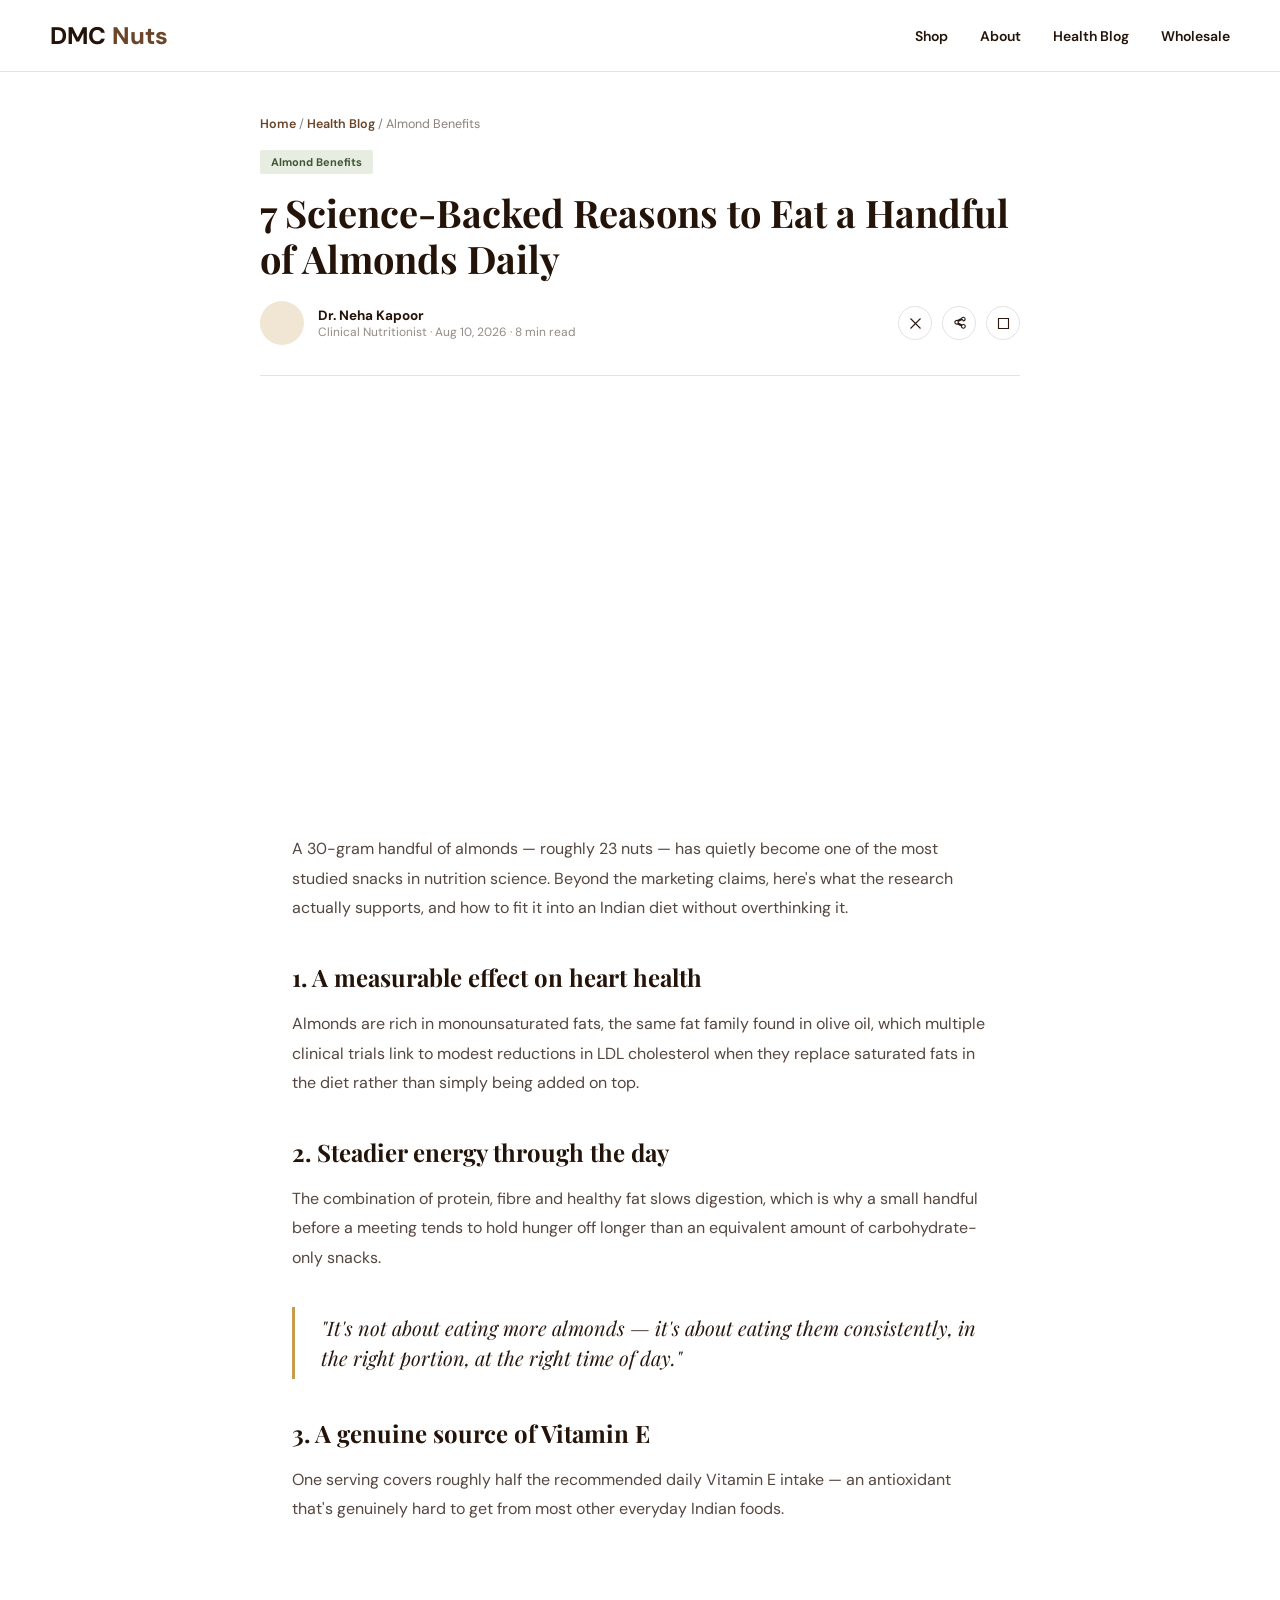
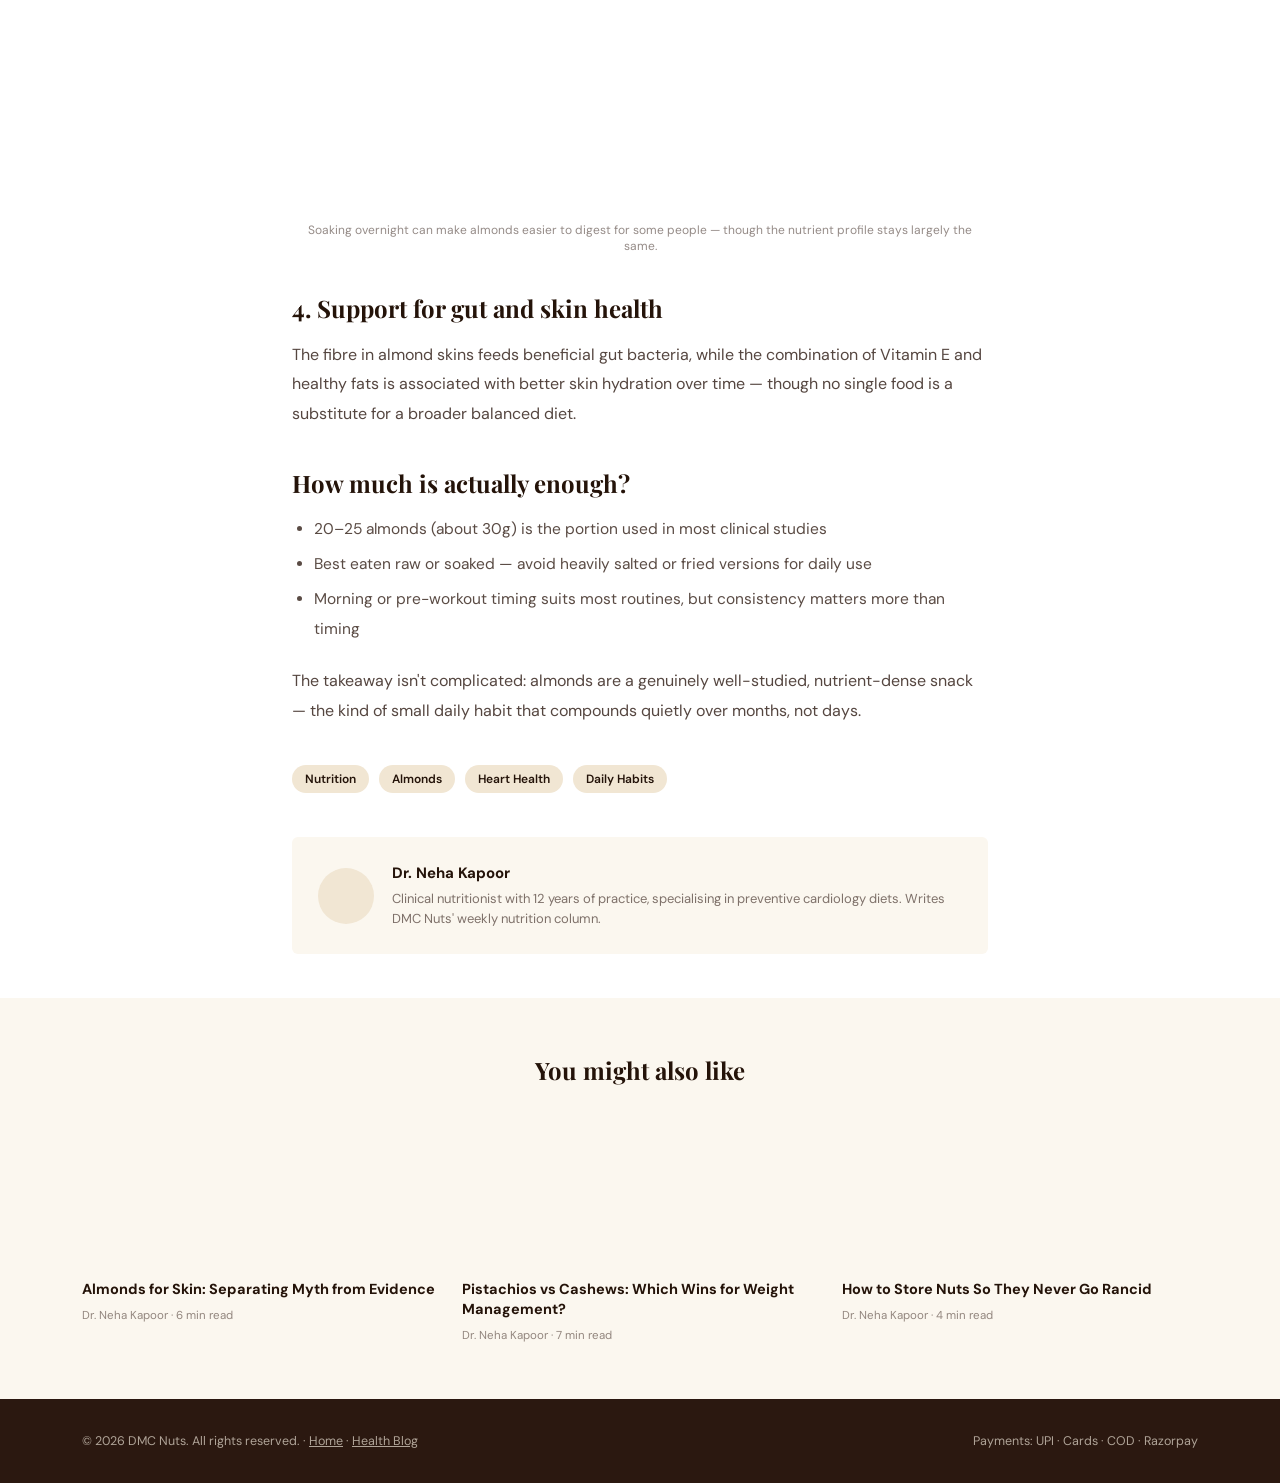
<file: blog-single.html>
<!doctype html>
<html lang="en">
  <head>
    <meta charset="UTF-8" />
    <title>DMC Nuts — 7 Reasons to Eat Almonds Daily</title>
    <meta name="viewport" content="width=device-width, initial-scale=1.0" />
    <link rel="preconnect" href="https://fonts.googleapis.com" />
    <link
      href="https://fonts.googleapis.com/css2?family=Playfair+Display:wght@600;700;800&family=DM+Sans:wght@400;500;600;700&display=swap"
      rel="stylesheet"
    />
    <style>
      :root {
        --espresso: #2b1810;
        --walnut: #6b4529;
        --gold: #c89b4c;
        --green: #5c7a52;
        --green-dark: #3f5636;
        --green-pale: #e7eee1;
        --cream: #fbf7ef;
        --cream-2: #f1e6d3;
        --magenta: #93314f;
        --ink: #241309;
        --line: rgba(43, 24, 16, 0.12);
        --maxw: 1180px;
        --article: 760px;
      }
      * {
        box-sizing: border-box;
      }
      body {
        margin: 0;
        font-family: "DM Sans", sans-serif;
        color: var(--ink);
        background: #fff;
      }
      h1,
      h2,
      h3 {
        font-family: "Playfair Display", serif;
      }
      a {
        color: inherit;
        text-decoration: none;
      }
      .wrap {
        max-width: var(--maxw);
        margin: 0 auto;
        padding: 0 32px;
      }
      .artwrap {
        max-width: var(--article);
        margin: 0 auto;
        padding: 0 32px;
      }
      button {
        font-family: inherit;
        cursor: pointer;
        border: none;
      }
      .ph {
        background: linear-gradient(135deg, var(--cream-2), #dfcda9);
        display: flex;
        align-items: center;
        justify-content: center;
        color: rgba(43, 24, 16, 0.4);
        font-size: 12px;
        letter-spacing: 0.05em;
        text-transform: uppercase;
        font-weight: 600;
        text-align: center;
        padding: 8px;
      }

      header {
        background: #fff;
        border-bottom: 1px solid var(--line);
      }
      .navrow {
        display: flex;
        align-items: center;
        justify-content: space-between;
        padding: 20px 0;
      }
      .logo {
        font-size: 24px;
        font-weight: 800;
      }
      .logo span {
        color: var(--walnut);
      }
      nav.mainnav {
        display: flex;
        gap: 32px;
      }
      nav.mainnav a {
        font-weight: 600;
        font-size: 14px;
      }

      .artheader {
        padding: 44px 0 0;
      }
      .crumb {
        font-size: 12.5px;
        color: rgba(43, 24, 16, 0.55);
        margin-bottom: 18px;
      }
      .crumb a {
        color: var(--walnut);
        font-weight: 600;
      }
      .tag {
        display: inline-block;
        background: var(--green-pale);
        color: var(--green-dark);
        font-size: 11px;
        font-weight: 700;
        padding: 5px 11px;
        border-radius: 2px;
        margin-bottom: 16px;
      }
      .artheader h1 {
        font-size: 38px;
        line-height: 1.2;
        margin: 0 0 20px;
      }
      .bylinerow {
        display: flex;
        align-items: center;
        gap: 14px;
        padding-bottom: 30px;
        border-bottom: 1px solid var(--line);
        margin-bottom: 0;
      }
      .bylinerow .av {
        width: 44px;
        height: 44px;
        border-radius: 50%;
        background: var(--cream-2);
      }
      .bylinerow .name {
        font-size: 13.5px;
        font-weight: 700;
      }
      .bylinerow .meta {
        font-size: 12px;
        color: rgba(43, 24, 16, 0.5);
      }
      .sharecol {
        margin-left: auto;
        display: flex;
        gap: 10px;
      }
      .sharecol .ic {
        width: 34px;
        height: 34px;
        border: 1px solid var(--line);
        border-radius: 50%;
        display: flex;
        align-items: center;
        justify-content: center;
      }
      .sharecol svg {
        width: 15px;
        height: 15px;
        stroke: var(--espresso);
      }

      .heroimg {
        margin: 34px 0 44px;
      }
      .heroimg .ph {
        height: 380px;
        border-radius: 6px;
      }

      .articlebody p {
        font-size: 16px;
        line-height: 1.85;
        color: rgba(43, 24, 16, 0.8);
        margin: 0 0 22px;
      }
      .articlebody h2 {
        font-size: 24px;
        margin: 38px 0 16px;
      }
      .articlebody ul {
        padding-left: 22px;
        margin: 0 0 22px;
      }
      .articlebody li {
        font-size: 15.5px;
        line-height: 1.9;
        color: rgba(43, 24, 16, 0.78);
        margin-bottom: 6px;
      }
      blockquote {
        border-left: 3px solid var(--gold);
        margin: 34px 0;
        padding: 6px 0 6px 26px;
        font-family: "Playfair Display", serif;
        font-style: italic;
        font-size: 20px;
        line-height: 1.5;
        color: var(--espresso);
      }
      .inlineimg {
        margin: 30px 0;
      }
      .inlineimg .ph {
        height: 260px;
        border-radius: 5px;
      }
      .inlineimg figcaption {
        font-size: 12px;
        color: rgba(43, 24, 16, 0.5);
        margin-top: 8px;
        text-align: center;
      }

      .tagrow {
        display: flex;
        gap: 10px;
        margin: 40px 0;
        flex-wrap: wrap;
      }
      .tagrow span {
        background: var(--cream-2);
        font-size: 12px;
        font-weight: 600;
        padding: 6px 13px;
        border-radius: 20px;
      }

      .authorbox {
        background: var(--cream);
        border-radius: 6px;
        padding: 26px;
        display: flex;
        gap: 18px;
        align-items: center;
        margin: 44px 0;
      }
      .authorbox .av {
        width: 56px;
        height: 56px;
        border-radius: 50%;
        background: var(--cream-2);
        flex-shrink: 0;
      }
      .authorbox h5 {
        font-size: 15px;
        margin: 0 0 6px;
      }
      .authorbox p {
        font-size: 13px;
        color: rgba(43, 24, 16, 0.6);
        margin: 0;
        line-height: 1.5;
      }

      .related {
        background: var(--cream);
        padding: 56px 0;
        margin-top: 20px;
      }
      .related h3 {
        text-align: center;
        font-size: 24px;
        margin: 0 0 32px;
      }
      .rel-grid {
        display: grid;
        grid-template-columns: repeat(3, 1fr);
        gap: 24px;
        max-width: var(--maxw);
        margin: 0 auto;
        padding: 0 32px;
      }
      .rel-card {
        display: block;
      }
      .rel-card .ph {
        height: 150px;
        border-radius: 4px;
        margin-bottom: 12px;
      }
      .rel-card h4 {
        font-size: 14.5px;
        margin: 0 0 8px;
        line-height: 1.35;
      }
      .rel-card .meta {
        font-size: 11.5px;
        color: rgba(43, 24, 16, 0.5);
      }

      footer {
        background: var(--espresso);
        color: rgba(246, 238, 225, 0.65);
        padding: 34px 0;
        font-size: 12.5px;
      }
      footer .wrap {
        display: flex;
        justify-content: space-between;
      }

      @media (max-width: 900px) {
        .rel-grid {
          grid-template-columns: 1fr;
        }
        nav.mainnav {
          display: none;
        }
        .sharecol {
          display: none;
        }
      }
    </style>
  </head>
  <body>
    <header>
      <div class="wrap navrow">
        <a class="logo" href="index.html">DMC <span>Nuts</span></a>
        <nav class="mainnav">
          <a href="shop.html">Shop</a><a href="#">About</a
          ><a href="blog.html">Health Blog</a><a href="#">Wholesale</a>
        </nav>
      </div>
    </header>

    <div class="artwrap artheader">
      <div class="crumb">
        <a href="index.html">Home</a> / <a href="blog.html">Health Blog</a> /
        Almond Benefits
      </div>
      <span class="tag">Almond Benefits</span>
      <h1>7 Science-Backed Reasons to Eat a Handful of Almonds Daily</h1>
      <div class="bylinerow">
        <div class="av"></div>
        <div>
          <div class="name">Dr. Neha Kapoor</div>
          <div class="meta">
            Clinical Nutritionist · Aug 10, 2026 · 8 min read
          </div>
        </div>
        <div class="sharecol">
          <div class="ic">
            <svg viewBox="0 0 24 24" fill="none" stroke-width="1.8">
              <path d="M4 4l16 16M4 20L20 4" />
            </svg>
          </div>
          <div class="ic">
            <svg viewBox="0 0 24 24" fill="none" stroke-width="1.8">
              <path
                d="M18 8a3 3 0 10-2.8-4.1L8.9 7.3a3 3 0 100 5.4l6.3 3.4a3 3 0 10.9-1.7L9.8 11a3 3 0 000-2l6.3-3.4c.3.2.6.3.9.4z"
              />
            </svg>
          </div>
          <div class="ic">
            <svg viewBox="0 0 24 24" fill="none" stroke-width="1.8">
              <path d="M4 4h16v16H4z" />
            </svg>
          </div>
        </div>
      </div>
    </div>

    <div class="artwrap heroimg">
      <div
        class="ph"
        style="
          background-image: url(&quot;https://images.unsplash.com/photo-1772986799909-81bc27fd99ce?w=900&h=620&fit=crop&auto=format&q=80&quot;);
          background-size: cover;
          background-position: center;
        "
      ></div>
    </div>

    <div class="artwrap articlebody">
      <p>
        A 30-gram handful of almonds — roughly 23 nuts — has quietly become one
        of the most studied snacks in nutrition science. Beyond the marketing
        claims, here's what the research actually supports, and how to fit it
        into an Indian diet without overthinking it.
      </p>

      <h2>1. A measurable effect on heart health</h2>
      <p>
        Almonds are rich in monounsaturated fats, the same fat family found in
        olive oil, which multiple clinical trials link to modest reductions in
        LDL cholesterol when they replace saturated fats in the diet rather than
        simply being added on top.
      </p>

      <h2>2. Steadier energy through the day</h2>
      <p>
        The combination of protein, fibre and healthy fat slows digestion, which
        is why a small handful before a meeting tends to hold hunger off longer
        than an equivalent amount of carbohydrate-only snacks.
      </p>

      <blockquote>
        "It's not about eating more almonds — it's about eating them
        consistently, in the right portion, at the right time of day."
      </blockquote>

      <h2>3. A genuine source of Vitamin E</h2>
      <p>
        One serving covers roughly half the recommended daily Vitamin E intake —
        an antioxidant that's genuinely hard to get from most other everyday
        Indian foods.
      </p>

      <div class="inlineimg">
        <div
          class="ph"
          style="
            background-image: url(&quot;https://images.unsplash.com/photo-1772986799909-81bc27fd99ce?w=800&h=500&fit=crop&auto=format&q=80&quot;);
            background-size: cover;
            background-position: center;
          "
        ></div>
        <figcaption>
          Soaking overnight can make almonds easier to digest for some people —
          though the nutrient profile stays largely the same.
        </figcaption>
      </div>

      <h2>4. Support for gut and skin health</h2>
      <p>
        The fibre in almond skins feeds beneficial gut bacteria, while the
        combination of Vitamin E and healthy fats is associated with better skin
        hydration over time — though no single food is a substitute for a
        broader balanced diet.
      </p>

      <h2>How much is actually enough?</h2>
      <ul>
        <li>
          20–25 almonds (about 30g) is the portion used in most clinical studies
        </li>
        <li>
          Best eaten raw or soaked — avoid heavily salted or fried versions for
          daily use
        </li>
        <li>
          Morning or pre-workout timing suits most routines, but consistency
          matters more than timing
        </li>
      </ul>

      <p>
        The takeaway isn't complicated: almonds are a genuinely well-studied,
        nutrient-dense snack — the kind of small daily habit that compounds
        quietly over months, not days.
      </p>

      <div class="tagrow">
        <span>Nutrition</span><span>Almonds</span><span>Heart Health</span
        ><span>Daily Habits</span>
      </div>

      <div class="authorbox">
        <div class="av"></div>
        <div>
          <h5>Dr. Neha Kapoor</h5>
          <p>
            Clinical nutritionist with 12 years of practice, specialising in
            preventive cardiology diets. Writes DMC Nuts' weekly nutrition
            column.
          </p>
        </div>
      </div>
    </div>

    <div class="related">
      <h3>You might also like</h3>
      <div class="rel-grid">
        <a class="rel-card" href="blog.html"
          ><div
            class="ph"
            style="
              background-image: url(&quot;https://images.unsplash.com/photo-1772986799909-81bc27fd99ce?w=700&h=500&fit=crop&auto=format&q=80&quot;);
              background-size: cover;
              background-position: center;
            "
          ></div>
          <h4>Almonds for Skin: Separating Myth from Evidence</h4>
          <div class="meta">Dr. Neha Kapoor · 6 min read</div></a
        >
        <a class="rel-card" href="blog.html"
          ><div
            class="ph"
            style="
              background-image: url(&quot;https://images.unsplash.com/photo-1610137512859-aa919f651a05?w=700&h=500&fit=crop&auto=format&q=80&quot;);
              background-size: cover;
              background-position: center;
            "
          ></div>
          <h4>Pistachios vs Cashews: Which Wins for Weight Management?</h4>
          <div class="meta">Dr. Neha Kapoor · 7 min read</div></a
        >
        <a class="rel-card" href="blog.html"
          ><div
            class="ph"
            style="
              background-image: url(&quot;https://images.unsplash.com/photo-1645291784298-8ef1f29d25f7?w=700&h=500&fit=crop&auto=format&q=80&quot;);
              background-size: cover;
              background-position: center;
            "
          ></div>
          <h4>How to Store Nuts So They Never Go Rancid</h4>
          <div class="meta">Dr. Neha Kapoor · 4 min read</div></a
        >
      </div>
    </div>

    <footer>
      <div class="wrap">
        <div>
          © 2026 DMC Nuts. All rights reserved. ·
          <a
            href="index.html"
            style="color: rgba(246, 238, 225, 0.65); text-decoration: underline"
            >Home</a
          >
          ·
          <a
            href="blog.html"
            style="color: rgba(246, 238, 225, 0.65); text-decoration: underline"
            >Health Blog</a
          >
        </div>
        <div>Payments: UPI · Cards · COD · Razorpay</div>
      </div>
    </footer>
  </body>
</html>
</file>
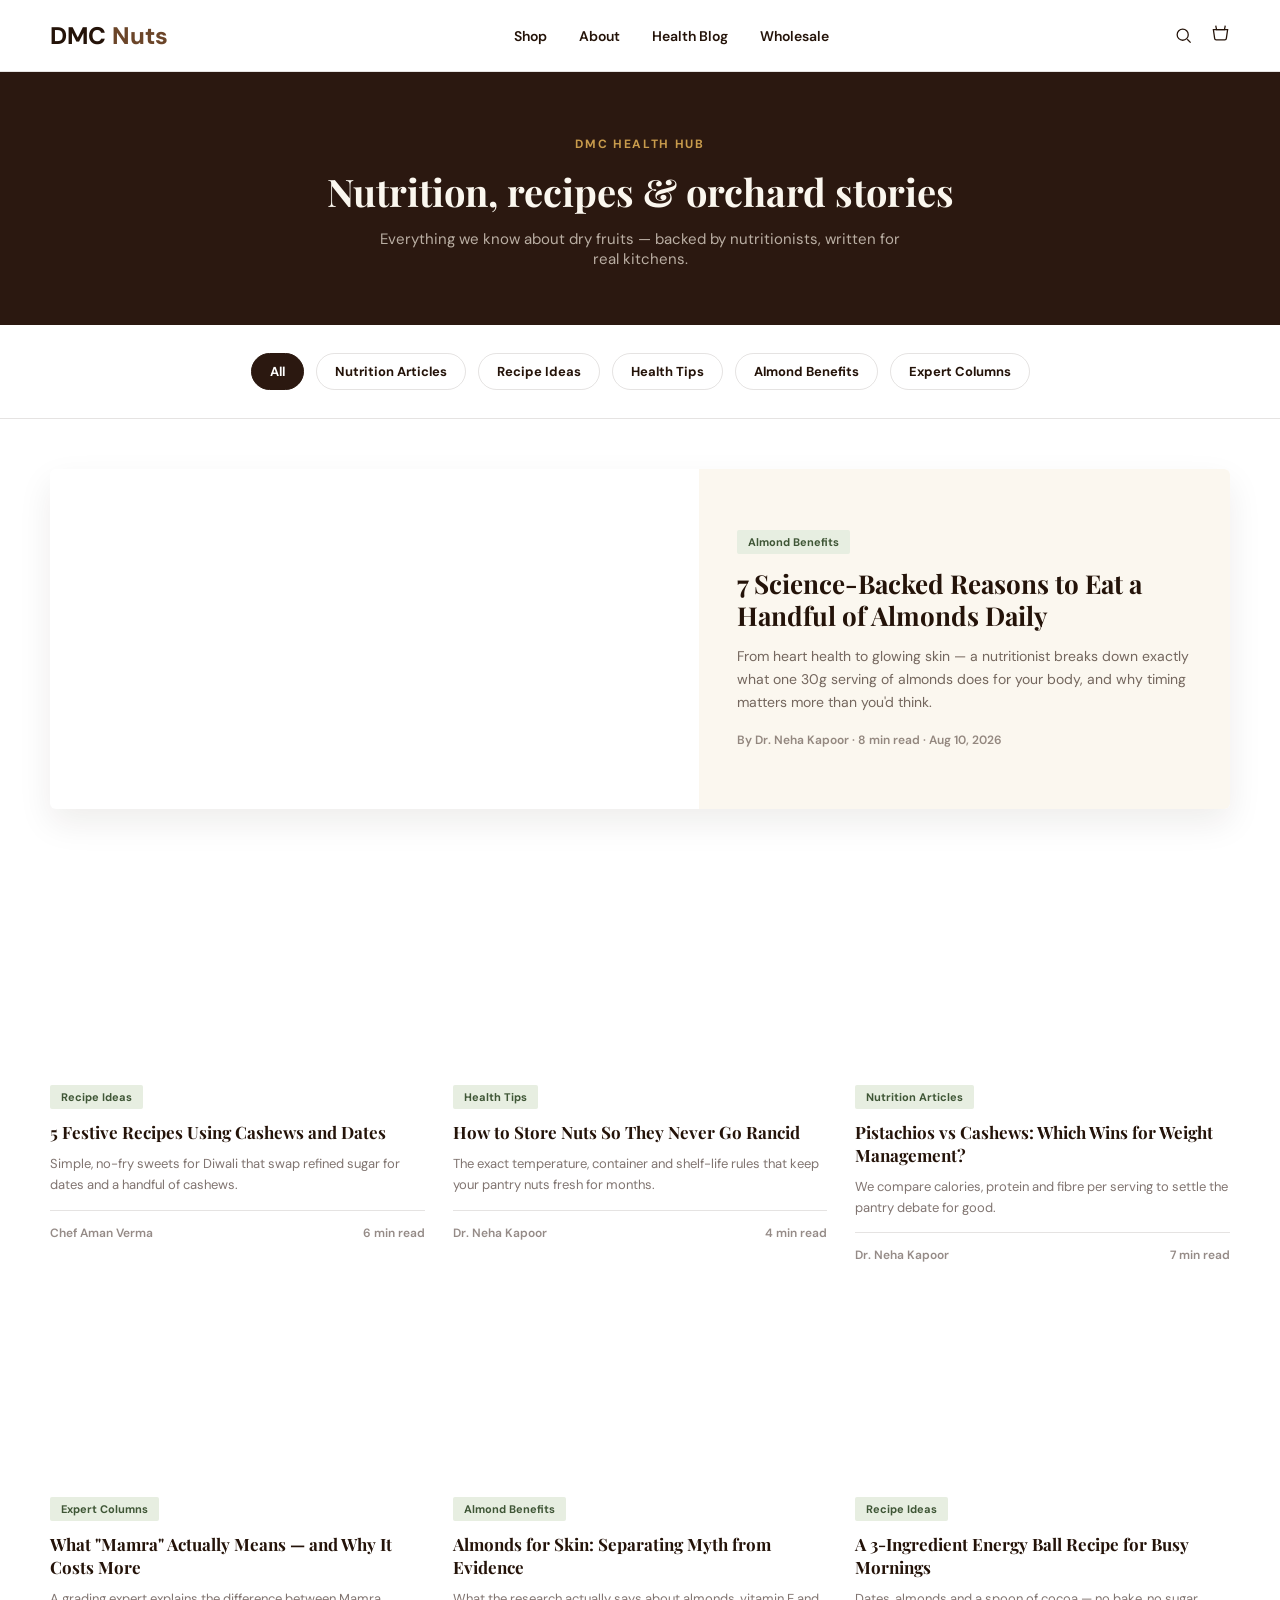
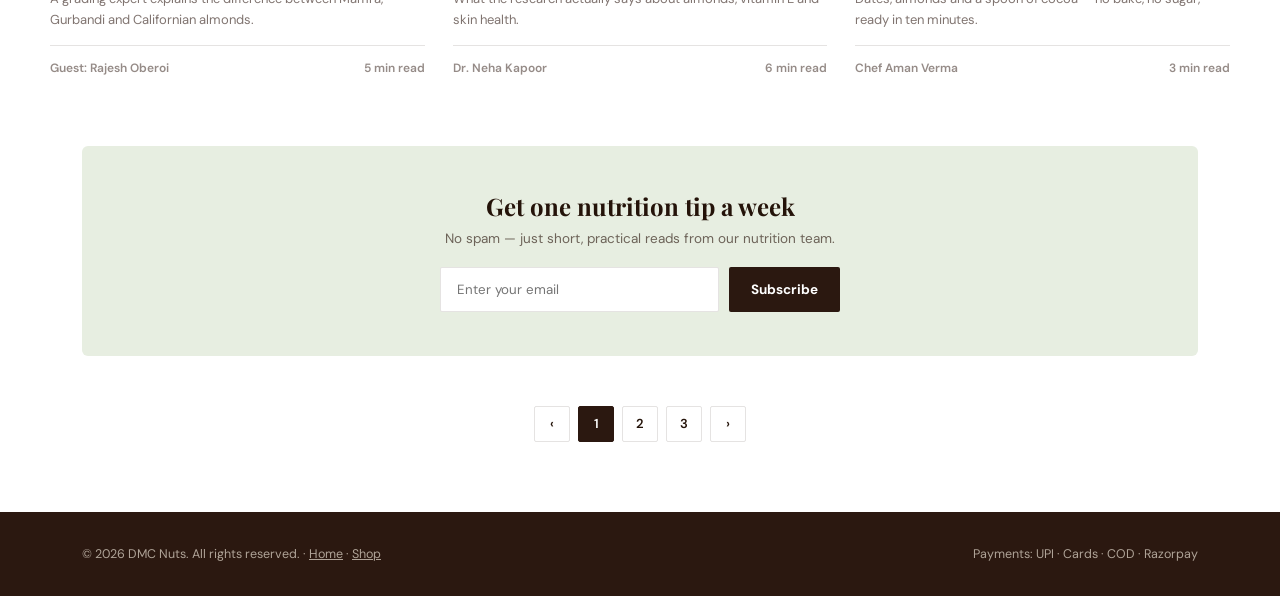
<file: blog.html>
<!doctype html>
<html lang="en">
  <head>
    <meta charset="UTF-8" />
    <title>DMC Nuts — Health Blog</title>
    <meta name="viewport" content="width=device-width, initial-scale=1.0" />
    <link rel="preconnect" href="https://fonts.googleapis.com" />
    <link
      href="https://fonts.googleapis.com/css2?family=Playfair+Display:wght@600;700;800&family=DM+Sans:wght@400;500;600;700&display=swap"
      rel="stylesheet"
    />
    <style>
      :root {
        --espresso: #2b1810;
        --walnut: #6b4529;
        --gold: #c89b4c;
        --green: #5c7a52;
        --green-dark: #3f5636;
        --green-pale: #e7eee1;
        --cream: #fbf7ef;
        --cream-2: #f1e6d3;
        --magenta: #93314f;
        --ink: #241309;
        --line: rgba(43, 24, 16, 0.12);
        --maxw: 1180px;
      }
      * {
        box-sizing: border-box;
      }
      body {
        margin: 0;
        font-family: "DM Sans", sans-serif;
        color: var(--ink);
        background: #fff;
      }
      h1,
      h2,
      h3 {
        font-family: "Playfair Display", serif;
      }
      a {
        color: inherit;
        text-decoration: none;
      }
      .wrap {
        max-width: var(--maxw);
        margin: 0 auto;
        padding: 0 32px;
      }
      button {
        font-family: inherit;
        cursor: pointer;
        border: none;
      }
      .ph {
        background: linear-gradient(135deg, var(--cream-2), #dfcda9);
        display: flex;
        align-items: center;
        justify-content: center;
        color: rgba(43, 24, 16, 0.4);
        font-size: 12px;
        letter-spacing: 0.05em;
        text-transform: uppercase;
        font-weight: 600;
        text-align: center;
        padding: 8px;
      }

      header {
        background: #fff;
        border-bottom: 1px solid var(--line);
      }
      .navrow {
        display: flex;
        align-items: center;
        justify-content: space-between;
        padding: 20px 0;
      }
      .logo {
        font-size: 24px;
        font-weight: 800;
      }
      .logo span {
        color: var(--walnut);
      }
      nav.mainnav {
        display: flex;
        gap: 32px;
      }
      nav.mainnav a {
        font-weight: 600;
        font-size: 14px;
      }
      .navicons {
        display: flex;
        gap: 18px;
        align-items: center;
      }
      .navicons svg {
        width: 19px;
        height: 19px;
        stroke: var(--ink);
      }

      .bloghero {
        background: var(--espresso);
        color: var(--cream);
        padding: 64px 0 56px;
        text-align: center;
      }
      .bloghero .eyebrow {
        font-size: 12px;
        letter-spacing: 0.14em;
        text-transform: uppercase;
        color: var(--gold);
        font-weight: 700;
        margin-bottom: 14px;
      }
      .bloghero h1 {
        font-size: 38px;
        margin: 0 0 12px;
      }
      .bloghero p {
        font-size: 15px;
        color: rgba(246, 238, 225, 0.7);
        max-width: 520px;
        margin: 0 auto;
      }

      .catpills {
        display: flex;
        justify-content: center;
        gap: 12px;
        padding: 28px 0;
        flex-wrap: wrap;
        border-bottom: 1px solid var(--line);
      }
      .catpill {
        padding: 9px 18px;
        border-radius: 20px;
        border: 1px solid var(--line);
        font-size: 13px;
        font-weight: 700;
      }
      .catpill.active {
        background: var(--espresso);
        color: #fff;
        border-color: var(--espresso);
      }

      .featured {
        padding: 50px 0 20px;
      }
      .feat-card {
        display: grid;
        grid-template-columns: 1.1fr 0.9fr;
        gap: 0;
        border-radius: 6px;
        overflow: hidden;
        box-shadow: 0 14px 34px rgba(43, 24, 16, 0.08);
      }
      .art-card {
        display: block;
      }
      .feat-card .ph {
        height: 340px;
      }
      .feat-body {
        padding: 38px;
        display: flex;
        flex-direction: column;
        justify-content: center;
        background: var(--cream);
      }
      .tag {
        display: inline-block;
        background: var(--green-pale);
        color: var(--green-dark);
        font-size: 11px;
        font-weight: 700;
        padding: 5px 11px;
        border-radius: 2px;
        margin-bottom: 14px;
        width: fit-content;
      }
      .feat-body h2 {
        font-size: 26px;
        margin: 0 0 12px;
        line-height: 1.25;
      }
      .feat-body p {
        font-size: 14px;
        color: rgba(43, 24, 16, 0.65);
        line-height: 1.65;
        margin: 0 0 18px;
      }
      .metarow {
        font-size: 12px;
        color: rgba(43, 24, 16, 0.5);
        font-weight: 600;
      }

      .artgrid {
        padding: 50px 0 20px;
        display: grid;
        grid-template-columns: repeat(3, 1fr);
        gap: 28px;
      }
      .art-card .ph {
        height: 190px;
        border-radius: 4px;
        margin-bottom: 16px;
      }
      .art-card .tag {
        margin-bottom: 12px;
      }
      .art-card h3 {
        font-size: 17px;
        margin: 0 0 10px;
        line-height: 1.35;
      }
      .art-card p {
        font-size: 13px;
        color: rgba(43, 24, 16, 0.6);
        line-height: 1.6;
        margin: 0 0 14px;
      }
      .art-card .metarow {
        border-top: 1px solid var(--line);
        padding-top: 14px;
        display: flex;
        justify-content: space-between;
      }

      .newsletter {
        background: var(--green-pale);
        border-radius: 6px;
        padding: 44px;
        text-align: center;
        margin: 50px 0;
      }
      .newsletter h3 {
        font-size: 24px;
        margin: 0 0 8px;
      }
      .newsletter p {
        font-size: 13.5px;
        color: rgba(43, 24, 16, 0.65);
        margin: 0 0 20px;
      }
      .nform {
        display: flex;
        gap: 10px;
        justify-content: center;
        max-width: 400px;
        margin: 0 auto;
      }
      .nform input {
        flex: 1;
        padding: 13px 16px;
        border: 1px solid var(--line);
        border-radius: 2px;
        font-family: inherit;
      }
      .btn-dark {
        background: var(--espresso);
        color: #fff;
        padding: 13px 22px;
        border-radius: 2px;
        font-weight: 700;
        font-size: 13.5px;
      }

      .pagination {
        display: flex;
        justify-content: center;
        gap: 8px;
        margin: 20px 0 70px;
      }
      .pagination a {
        width: 36px;
        height: 36px;
        border: 1px solid var(--line);
        border-radius: 2px;
        display: flex;
        align-items: center;
        justify-content: center;
        font-size: 13px;
        font-weight: 600;
      }
      .pagination a.active {
        background: var(--espresso);
        color: #fff;
        border-color: var(--espresso);
      }

      footer {
        background: var(--espresso);
        color: rgba(246, 238, 225, 0.65);
        padding: 34px 0;
        font-size: 12.5px;
      }
      footer .wrap {
        display: flex;
        justify-content: space-between;
      }

      @media (max-width: 900px) {
        .feat-card {
          grid-template-columns: 1fr;
        }
        .artgrid {
          grid-template-columns: 1fr 1fr;
        }
        nav.mainnav {
          display: none;
        }
      }
    </style>
  </head>
  <body>
    <header>
      <div class="wrap navrow">
        <a class="logo" href="index.html">DMC <span>Nuts</span></a>
        <nav class="mainnav">
          <a href="shop.html">Shop</a><a href="#">About</a
          ><a href="blog.html">Health Blog</a><a href="#">Wholesale</a>
        </nav>
        <div class="navicons">
          <svg viewBox="0 0 24 24" fill="none" stroke-width="1.6">
            <circle cx="11" cy="11" r="7" />
            <path d="M21 21l-4.3-4.3" />
          </svg>
          <a href="shop.html"
            ><svg viewBox="0 0 24 24" fill="none" stroke-width="1.6">
              <path d="M6 2l1 5h10l1-5" />
              <path
                d="M3 7h18l-1.6 11.2A2 2 0 0117.4 20H6.6a2 2 0 01-2-1.8L3 7z"
              /></svg
          ></a>
        </div>
      </div>
    </header>

    <div class="bloghero">
      <div class="wrap">
        <div class="eyebrow">DMC Health Hub</div>
        <h1>Nutrition, recipes & orchard stories</h1>
        <p>
          Everything we know about dry fruits — backed by nutritionists, written
          for real kitchens.
        </p>
      </div>
    </div>

    <div class="catpills">
      <span class="catpill active">All</span>
      <span class="catpill">Nutrition Articles</span>
      <span class="catpill">Recipe Ideas</span>
      <span class="catpill">Health Tips</span>
      <span class="catpill">Almond Benefits</span>
      <span class="catpill">Expert Columns</span>
    </div>

    <div class="wrap featured">
      <a class="feat-card" href="blog-single.html">
        <div
          class="ph"
          style="
            background-image: url(&quot;https://images.unsplash.com/photo-1772986799909-81bc27fd99ce?w=900&h=700&fit=crop&auto=format&q=80&quot;);
            background-size: cover;
            background-position: center;
          "
        ></div>
        <div class="feat-body">
          <span class="tag">Almond Benefits</span>
          <h2>7 Science-Backed Reasons to Eat a Handful of Almonds Daily</h2>
          <p>
            From heart health to glowing skin — a nutritionist breaks down
            exactly what one 30g serving of almonds does for your body, and why
            timing matters more than you'd think.
          </p>
          <div class="metarow">
            By Dr. Neha Kapoor · 8 min read · Aug 10, 2026
          </div>
        </div>
      </a>
    </div>

    <div class="wrap artgrid">
      <a class="art-card" href="blog-single.html">
        <div
          class="ph"
          style="
            background-image: url(&quot;https://images.unsplash.com/photo-1629738601425-494c3d6ba3e2?w=700&h=500&fit=crop&auto=format&q=80&quot;);
            background-size: cover;
            background-position: center;
          "
        ></div>
        <span class="tag">Recipe Ideas</span>
        <h3>5 Festive Recipes Using Cashews and Dates</h3>
        <p>
          Simple, no-fry sweets for Diwali that swap refined sugar for dates and
          a handful of cashews.
        </p>
        <div class="metarow">
          <span>Chef Aman Verma</span><span>6 min read</span>
        </div>
      </a>
      <a class="art-card" href="blog-single.html">
        <div
          class="ph"
          style="
            background-image: url(&quot;https://images.unsplash.com/photo-1645291784298-8ef1f29d25f7?w=700&h=500&fit=crop&auto=format&q=80&quot;);
            background-size: cover;
            background-position: center;
          "
        ></div>
        <span class="tag">Health Tips</span>
        <h3>How to Store Nuts So They Never Go Rancid</h3>
        <p>
          The exact temperature, container and shelf-life rules that keep your
          pantry nuts fresh for months.
        </p>
        <div class="metarow">
          <span>Dr. Neha Kapoor</span><span>4 min read</span>
        </div>
      </a>
      <a class="art-card" href="blog-single.html">
        <div
          class="ph"
          style="
            background-image: url(&quot;https://images.unsplash.com/photo-1610137512859-aa919f651a05?w=700&h=500&fit=crop&auto=format&q=80&quot;);
            background-size: cover;
            background-position: center;
          "
        ></div>
        <span class="tag">Nutrition Articles</span>
        <h3>Pistachios vs Cashews: Which Wins for Weight Management?</h3>
        <p>
          We compare calories, protein and fibre per serving to settle the
          pantry debate for good.
        </p>
        <div class="metarow">
          <span>Dr. Neha Kapoor</span><span>7 min read</span>
        </div>
      </a>
      <a class="art-card" href="blog-single.html">
        <div
          class="ph"
          style="
            background-image: url(&quot;https://images.unsplash.com/photo-1772986799909-81bc27fd99ce?w=700&h=500&fit=crop&auto=format&q=80&quot;);
            background-size: cover;
            background-position: center;
          "
        ></div>
        <span class="tag">Expert Columns</span>
        <h3>What "Mamra" Actually Means — and Why It Costs More</h3>
        <p>
          A grading expert explains the difference between Mamra, Gurbandi and
          Californian almonds.
        </p>
        <div class="metarow">
          <span>Guest: Rajesh Oberoi</span><span>5 min read</span>
        </div>
      </a>
      <a class="art-card" href="blog-single.html">
        <div
          class="ph"
          style="
            background-image: url(&quot;https://images.unsplash.com/photo-1772986799909-81bc27fd99ce?w=700&h=500&fit=crop&auto=format&q=80&quot;);
            background-size: cover;
            background-position: center;
          "
        ></div>
        <span class="tag">Almond Benefits</span>
        <h3>Almonds for Skin: Separating Myth from Evidence</h3>
        <p>
          What the research actually says about almonds, vitamin E and skin
          health.
        </p>
        <div class="metarow">
          <span>Dr. Neha Kapoor</span><span>6 min read</span>
        </div>
      </a>
      <a class="art-card" href="blog-single.html">
        <div
          class="ph"
          style="
            background-image: url(&quot;https://images.unsplash.com/photo-1629738601425-494c3d6ba3e2?w=700&h=500&fit=crop&auto=format&q=80&quot;);
            background-size: cover;
            background-position: center;
          "
        ></div>
        <span class="tag">Recipe Ideas</span>
        <h3>A 3-Ingredient Energy Ball Recipe for Busy Mornings</h3>
        <p>
          Dates, almonds and a spoon of cocoa — no bake, no sugar, ready in ten
          minutes.
        </p>
        <div class="metarow">
          <span>Chef Aman Verma</span><span>3 min read</span>
        </div>
      </a>
    </div>

    <div class="wrap">
      <div class="newsletter">
        <h3>Get one nutrition tip a week</h3>
        <p>No spam — just short, practical reads from our nutrition team.</p>
        <div class="nform">
          <input type="email" placeholder="Enter your email" /><button
            class="btn-dark"
          >
            Subscribe
          </button>
        </div>
      </div>
    </div>

    <div class="pagination">
      <a href="#">‹</a><a href="#" class="active">1</a><a href="#">2</a
      ><a href="#">3</a><a href="#">›</a>
    </div>

    <footer>
      <div class="wrap">
        <div>
          © 2026 DMC Nuts. All rights reserved. ·
          <a
            href="index.html"
            style="color: rgba(246, 238, 225, 0.65); text-decoration: underline"
            >Home</a
          >
          ·
          <a
            href="shop.html"
            style="color: rgba(246, 238, 225, 0.65); text-decoration: underline"
            >Shop</a
          >
        </div>
        <div>Payments: UPI · Cards · COD · Razorpay</div>
      </div>
    </footer>
  </body>
</html>
</file>
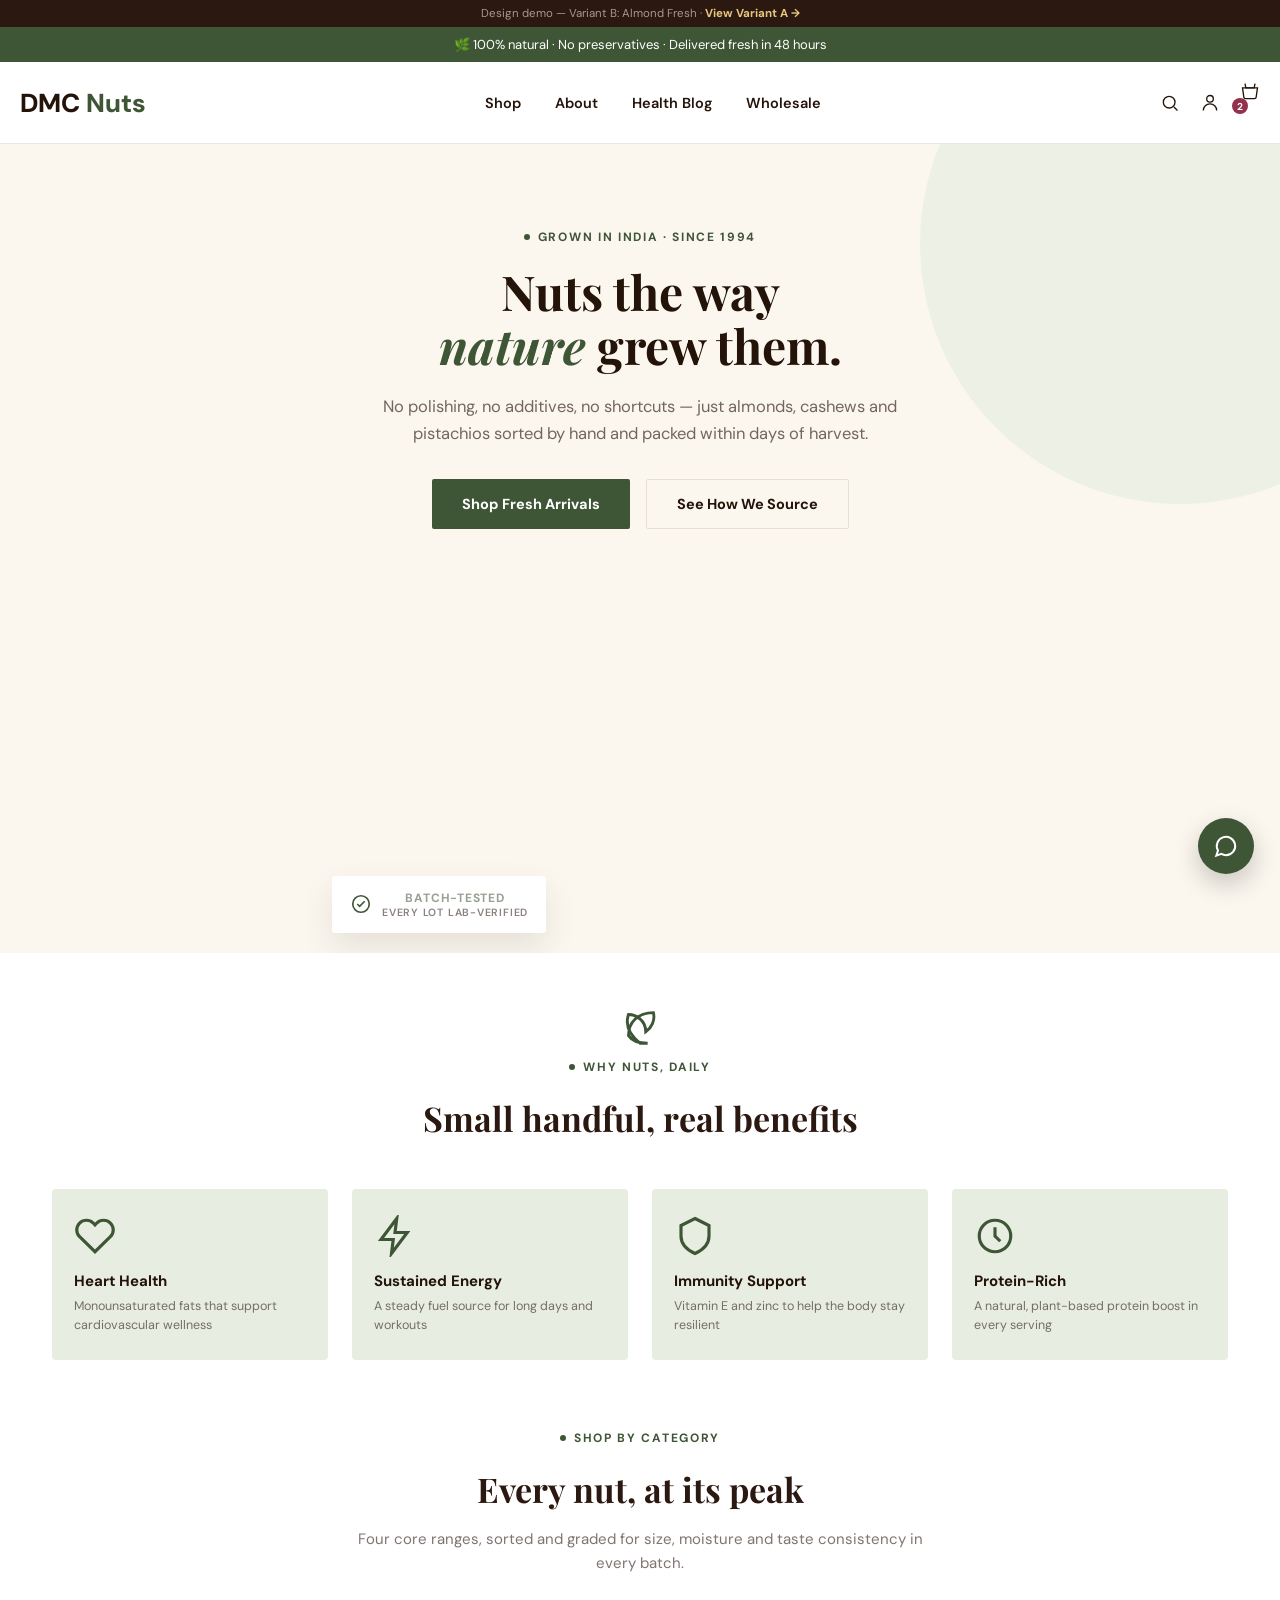
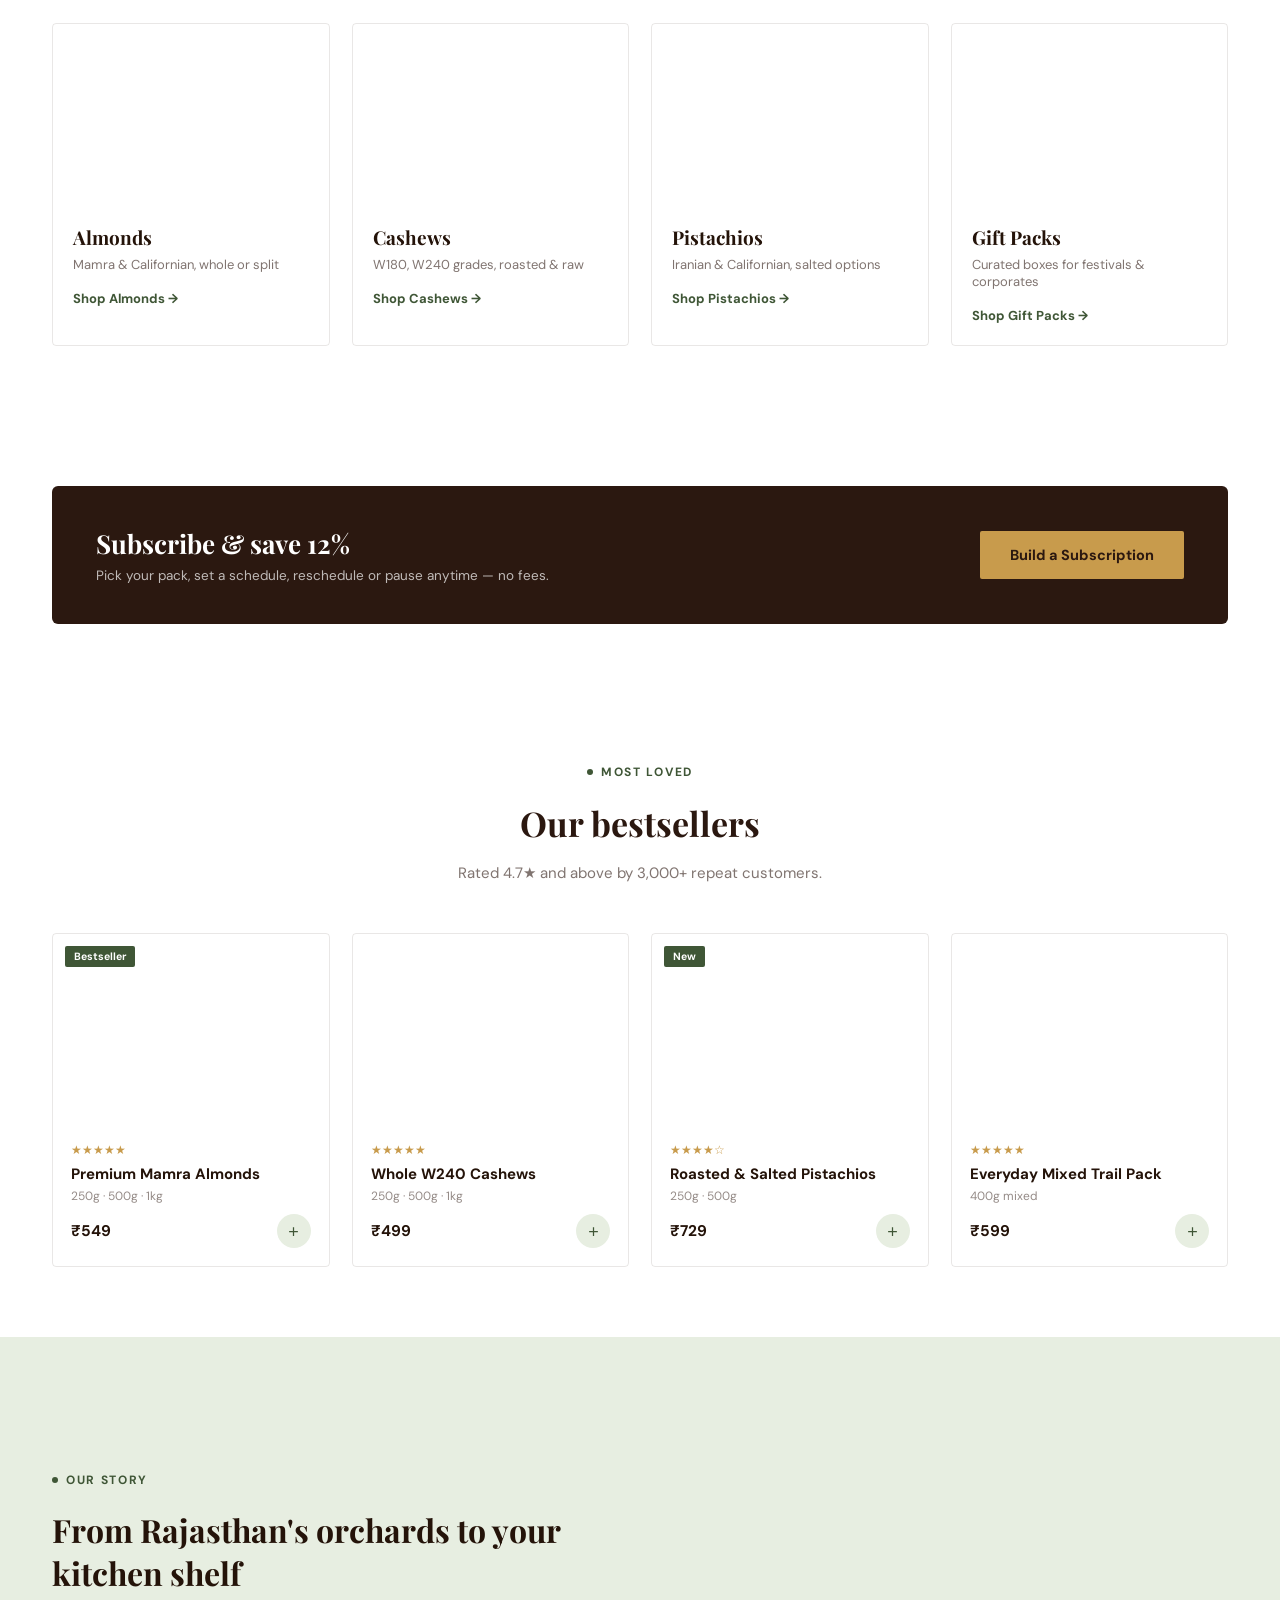
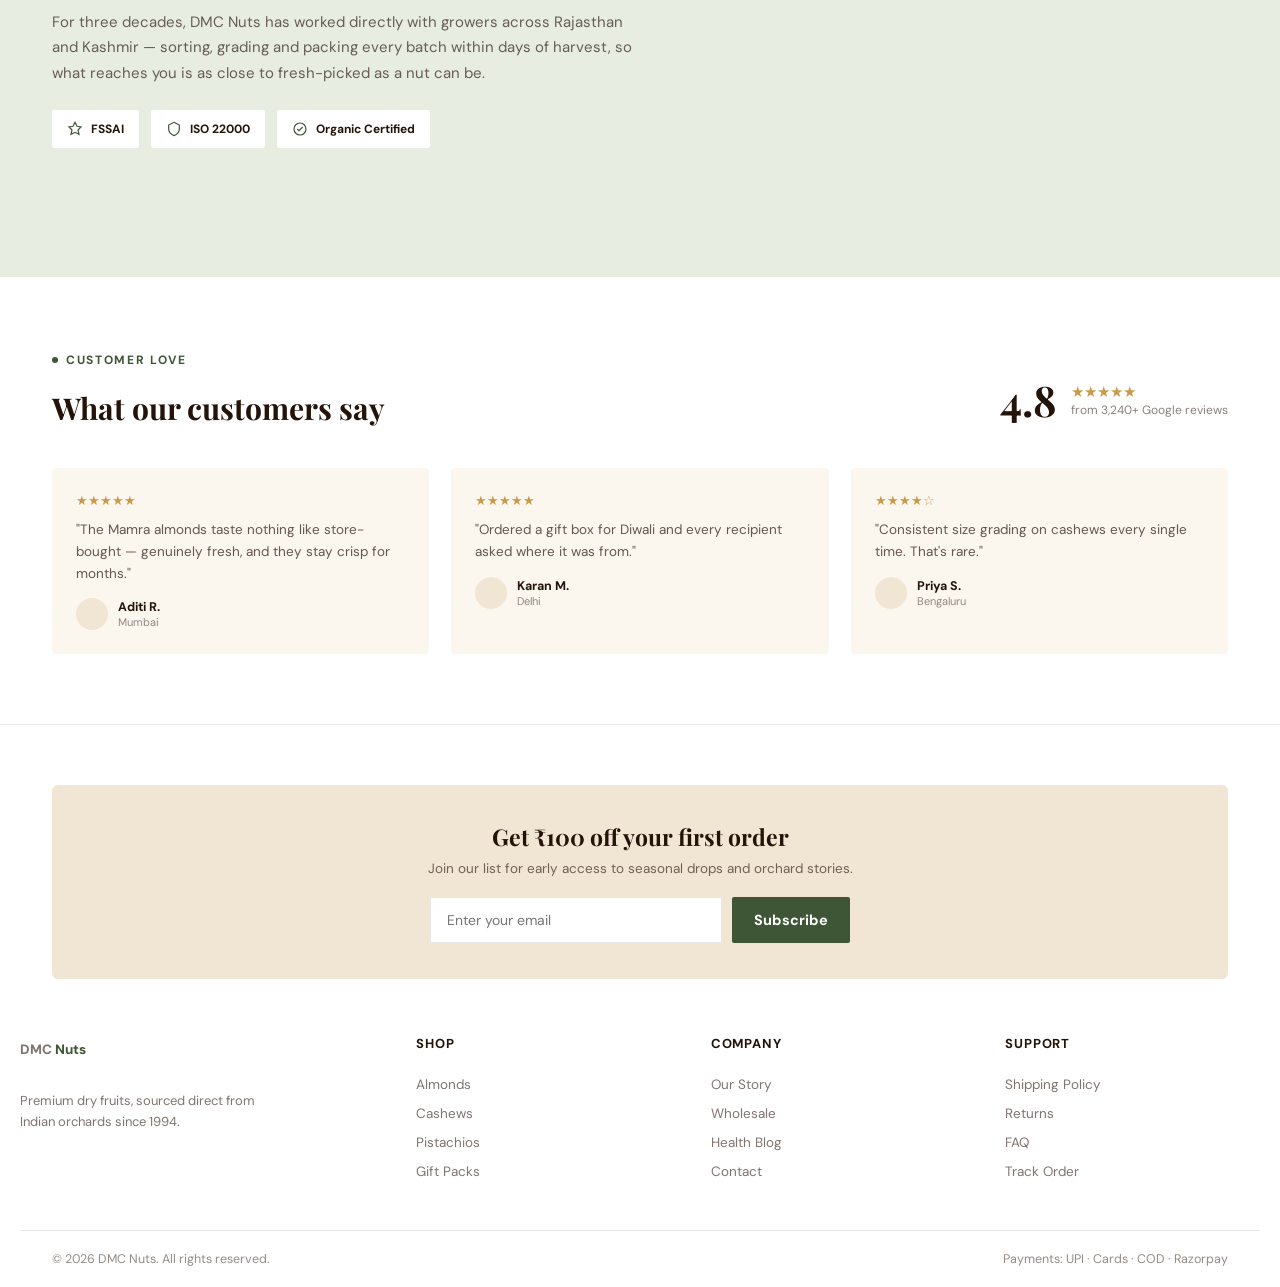
<file: homepage-variant-b.html>
<!doctype html>
<html lang="en">
  <head>
    <meta charset="UTF-8" />
    <title>DMC Nuts — Homepage (Variant B: Almond Fresh)</title>
    <meta name="viewport" content="width=device-width, initial-scale=1.0" />
    <link rel="preconnect" href="https://fonts.googleapis.com" />
    <link
      href="https://fonts.googleapis.com/css2?family=Playfair+Display:wght@600;700;800&family=DM+Sans:wght@400;500;600;700&display=swap"
      rel="stylesheet"
    />
    <style>
      :root {
        --espresso: #2b1810;
        --walnut: #6b4529;
        --gold: #c89b4c;
        --green: #5c7a52;
        --green-dark: #3f5636;
        --green-pale: #e7eee1;
        --cream: #fbf7ef;
        --cream-2: #f1e6d3;
        --magenta: #93314f;
        --ink: #241309;
        --line: rgba(43, 24, 16, 0.1);
        --maxw: 1240px;
      }
      * {
        box-sizing: border-box;
      }
      body {
        margin: 0;
        font-family: "DM Sans", sans-serif;
        color: var(--ink);
        background: #fff;
      }
      h1,
      h2,
      h3,
      .display {
        font-family: "Playfair Display", serif;
      }
      a {
        color: inherit;
        text-decoration: none;
      }
      img {
        max-width: 100%;
        display: block;
      }
      .wrap {
        max-width: var(--maxw);
        margin: 0 auto;
        padding: 0 32px;
      }
      button {
        font-family: inherit;
        cursor: pointer;
        border: none;
      }

      .ph {
        background: linear-gradient(135deg, var(--cream-2), #dfcda9);
        display: flex;
        align-items: center;
        justify-content: center;
        color: rgba(43, 24, 16, 0.4);
        font-size: 13px;
        letter-spacing: 0.06em;
        text-transform: uppercase;
        font-weight: 600;
        text-align: center;
        padding: 12px;
      }
      .ph.green {
        background: linear-gradient(135deg, var(--green-pale), #cdd9c3);
        color: rgba(63, 86, 54, 0.55);
      }

      .announce {
        background: var(--green-dark);
        color: #fff;
        font-size: 13px;
        text-align: center;
        padding: 9px 20px;
      }

      header {
        background: #fff;
        border-bottom: 1px solid var(--line);
        position: relative;
        z-index: 40;
      }
      .navrow {
        display: flex;
        align-items: center;
        justify-content: space-between;
        padding: 20px 0;
      }
      .logo {
        font-size: 26px;
        font-weight: 800;
      }
      .logo span {
        color: var(--green-dark);
      }
      nav.mainnav {
        display: flex;
        gap: 34px;
        align-items: center;
      }
      nav.mainnav > div {
        position: relative;
        padding: 6px 0;
      }
      nav.mainnav a.top {
        font-weight: 600;
        font-size: 14.5px;
      }
      .navicons {
        display: flex;
        gap: 20px;
        align-items: center;
      }
      .navicons svg {
        width: 20px;
        height: 20px;
        stroke: var(--ink);
      }
      .cartcount {
        background: var(--magenta);
        color: #fff;
        font-size: 10px;
        border-radius: 50%;
        width: 16px;
        height: 16px;
        display: flex;
        align-items: center;
        justify-content: center;
        position: relative;
        top: -9px;
        left: -8px;
        font-weight: 700;
      }
      .megamenu {
        display: none;
        position: absolute;
        top: 100%;
        left: -40px;
        background: #fff;
        box-shadow: 0 18px 40px rgba(43, 24, 16, 0.14);
        padding: 26px;
        width: 520px;
        gap: 30px;
        grid-template-columns: repeat(3, 1fr);
        border-top: 2px solid var(--green-dark);
      }
      nav.mainnav > div:hover .megamenu {
        display: grid;
      }
      .megamenu h4 {
        font-size: 11px;
        text-transform: uppercase;
        letter-spacing: 0.08em;
        color: var(--green-dark);
        margin: 0 0 10px;
        font-weight: 700;
      }
      .megamenu a {
        display: block;
        font-size: 14px;
        padding: 5px 0;
        opacity: 0.85;
      }

      /* hero: centered, botanical */
      .hero {
        position: relative;
        padding: 80px 0 0;
        overflow: hidden;
        background: var(--cream);
      }
      .hero-blob {
        position: absolute;
        top: -160px;
        right: -160px;
        width: 520px;
        height: 520px;
        border-radius: 50%;
        background: var(--green-pale);
        opacity: 0.7;
        z-index: 0;
      }
      .hero .wrap {
        position: relative;
        z-index: 1;
        text-align: center;
        max-width: 720px;
      }
      .eyebrow {
        display: inline-flex;
        align-items: center;
        gap: 8px;
        font-size: 12px;
        letter-spacing: 0.14em;
        text-transform: uppercase;
        color: var(--green-dark);
        font-weight: 700;
        margin-bottom: 20px;
      }
      .eyebrow::before {
        content: "";
        width: 6px;
        height: 6px;
        border-radius: 50%;
        background: var(--green-dark);
      }
      .hero h1 {
        font-size: 48px;
        line-height: 1.12;
        margin: 0 0 20px;
        font-weight: 700;
      }
      .hero h1 em {
        font-style: italic;
        color: var(--green-dark);
      }
      .hero p.lead {
        font-size: 16.5px;
        line-height: 1.65;
        color: rgba(43, 24, 16, 0.65);
        margin: 0 auto 32px;
        max-width: 520px;
      }
      .herobtns {
        display: flex;
        gap: 16px;
        justify-content: center;
        margin-bottom: 20px;
      }
      .btn {
        padding: 15px 30px;
        font-size: 14.5px;
        font-weight: 700;
        border-radius: 2px;
        display: inline-flex;
        align-items: center;
        gap: 8px;
      }
      .btn-green {
        background: var(--green-dark);
        color: #fff;
      }
      .btn-outline-dark {
        border: 1.5px solid var(--line);
        color: var(--ink);
        background: transparent;
      }
      .hero-banner {
        position: relative;
        z-index: 1;
        margin-top: 44px;
        display: grid;
        grid-template-columns: 1.3fr 0.7fr;
        gap: 20px;
      }
      .hero-banner .ph {
        height: 380px;
      }
      .hero-banner .stack {
        display: flex;
        flex-direction: column;
        gap: 20px;
      }
      .hero-banner .stack .ph {
        height: 180px;
      }
      .float-badge {
        background: #fff;
        border-radius: 3px;
        box-shadow: 0 14px 32px rgba(43, 24, 16, 0.1);
        padding: 14px 18px;
        display: flex;
        gap: 10px;
        align-items: center;
        position: absolute;
        bottom: 20px;
        left: 20px;
        z-index: 2;
      }
      .float-badge svg {
        width: 22px;
        height: 22px;
        stroke: var(--green-dark);
      }
      .float-badge .t1 {
        font-size: 12px;
        font-weight: 700;
      }
      .float-badge .t2 {
        font-size: 10.5px;
        color: rgba(43, 24, 16, 0.55);
      }

      .leafdivider {
        padding: 50px 0 10px;
        display: flex;
        justify-content: center;
      }
      .leafdivider svg {
        width: 46px;
        height: 46px;
        stroke: var(--green-dark);
      }

      section {
        padding: 70px 0;
      }
      .sectionhead {
        text-align: center;
        max-width: 600px;
        margin: 0 auto 48px;
      }
      .sectionhead .eyebrow {
        justify-content: center;
        display: flex;
      }
      .sectionhead h2 {
        font-size: 34px;
        margin: 0 0 12px;
        color: var(--espresso);
      }
      .sectionhead p {
        font-size: 15px;
        color: rgba(43, 24, 16, 0.6);
        line-height: 1.6;
      }

      .benefits-grid {
        display: grid;
        grid-template-columns: repeat(4, 1fr);
        gap: 24px;
        margin-bottom: 70px;
      }
      .benefit {
        background: var(--green-pale);
        border-radius: 4px;
        padding: 26px 22px;
        text-align: left;
      }
      .benefit .icon {
        width: 42px;
        height: 42px;
        margin-bottom: 14px;
      }
      .benefit .icon svg {
        width: 100%;
        height: 100%;
        stroke: var(--green-dark);
      }
      .benefit h4 {
        font-size: 15px;
        margin: 0 0 6px;
      }
      .benefit p {
        font-size: 12.5px;
        color: rgba(43, 24, 16, 0.6);
        line-height: 1.5;
        margin: 0;
      }

      .cat-grid {
        display: grid;
        grid-template-columns: repeat(4, 1fr);
        gap: 22px;
      }
      .cat-card {
        display: block;
        border-radius: 4px;
        overflow: hidden;
        border: 1px solid var(--line);
      }
      .cat-card .ph {
        height: 180px;
      }
      .cat-card .cat-body {
        padding: 20px;
      }
      .cat-card h3 {
        font-size: 19px;
        margin: 0 0 6px;
      }
      .cat-card p {
        font-size: 13px;
        color: rgba(43, 24, 16, 0.6);
        margin: 0 0 14px;
      }
      .cat-card .link {
        font-size: 13px;
        font-weight: 700;
        color: var(--green-dark);
      }

      .promobanner {
        background: var(--espresso);
        color: #fff;
        border-radius: 6px;
        padding: 40px 44px;
        display: flex;
        justify-content: space-between;
        align-items: center;
        flex-wrap: wrap;
        gap: 20px;
      }
      .promobanner h3 {
        font-size: 26px;
        margin: 0 0 6px;
        font-weight: 700;
      }
      .promobanner p {
        font-size: 13.5px;
        color: rgba(255, 255, 255, 0.7);
        margin: 0;
      }
      .btn-gold2 {
        background: var(--gold);
        color: var(--espresso);
      }

      .best {
        background: #fff;
      }
      .prod-grid {
        display: grid;
        grid-template-columns: repeat(4, 1fr);
        gap: 22px;
      }
      .prod-card {
        border: 1px solid var(--line);
        border-radius: 4px;
        overflow: hidden;
        position: relative;
      }
      .prod-card .badge {
        position: absolute;
        top: 12px;
        left: 12px;
        background: var(--green-dark);
        color: #fff;
        font-size: 10.5px;
        font-weight: 700;
        padding: 4px 9px;
        border-radius: 2px;
      }
      .prod-card .ph {
        height: 190px;
      }
      .prod-body {
        padding: 18px;
      }
      .prod-body .stars {
        color: var(--gold);
        font-size: 12px;
        margin-bottom: 6px;
      }
      .prod-body h4 {
        font-size: 15px;
        margin: 0 0 4px;
      }
      .prod-body .wt {
        font-size: 12px;
        color: rgba(43, 24, 16, 0.5);
        margin-bottom: 10px;
      }
      .prod-body .pricerow {
        display: flex;
        justify-content: space-between;
        align-items: center;
      }
      .prod-body .price {
        font-weight: 700;
        font-size: 15.5px;
      }
      .addbtn {
        background: var(--green-pale);
        color: var(--green-dark);
        width: 34px;
        height: 34px;
        border-radius: 50%;
        display: flex;
        align-items: center;
        justify-content: center;
      }
      .addbtn svg {
        width: 15px;
        height: 15px;
        stroke: var(--green-dark);
      }

      .story {
        background: var(--green-pale);
      }
      .story .wrap {
        display: grid;
        grid-template-columns: 1.05fr 0.95fr;
        gap: 56px;
        align-items: center;
      }
      .story .ph {
        height: 400px;
        border-radius: 4px;
      }
      .story h2 {
        font-size: 32px;
        margin: 0 0 16px;
      }
      .story p {
        font-size: 15px;
        line-height: 1.7;
        color: rgba(43, 24, 16, 0.68);
        margin: 0 0 24px;
      }
      .certrow {
        display: flex;
        gap: 12px;
        flex-wrap: wrap;
      }
      .cert {
        background: #fff;
        padding: 11px 15px;
        border-radius: 2px;
        display: flex;
        align-items: center;
        gap: 8px;
        font-size: 12px;
        font-weight: 700;
      }
      .cert svg {
        width: 16px;
        height: 16px;
        stroke: var(--green-dark);
      }

      .rev-top {
        display: flex;
        justify-content: space-between;
        align-items: flex-end;
        margin-bottom: 40px;
        flex-wrap: wrap;
        gap: 20px;
      }
      .rev-agg {
        display: flex;
        align-items: center;
        gap: 14px;
      }
      .rev-agg .score {
        font-family: "Playfair Display", serif;
        font-size: 42px;
        font-weight: 700;
      }
      .rev-agg .stars {
        color: var(--gold);
        font-size: 15px;
      }
      .rev-agg .sub {
        font-size: 12px;
        color: rgba(43, 24, 16, 0.55);
      }
      .rev-grid {
        display: grid;
        grid-template-columns: repeat(3, 1fr);
        gap: 22px;
      }
      .rev-card {
        background: var(--cream);
        padding: 24px;
        border-radius: 4px;
      }
      .rev-card .stars {
        color: var(--gold);
        font-size: 13px;
        margin-bottom: 10px;
      }
      .rev-card p {
        font-size: 13.5px;
        line-height: 1.6;
        color: rgba(43, 24, 16, 0.72);
        margin: 0 0 14px;
      }
      .rev-who {
        display: flex;
        align-items: center;
        gap: 10px;
      }
      .rev-who .av {
        width: 32px;
        height: 32px;
        border-radius: 50%;
        background: var(--cream-2);
      }
      .rev-who .name {
        font-size: 12.5px;
        font-weight: 700;
      }
      .rev-who .loc {
        font-size: 11px;
        color: rgba(43, 24, 16, 0.5);
      }

      footer {
        background: #fff;
        border-top: 1px solid var(--line);
        padding-top: 60px;
      }
      .foot-news {
        background: var(--cream-2);
        text-align: center;
        padding: 36px 20px;
        margin-bottom: 56px;
        border-radius: 6px;
      }
      .foot-news h3 {
        font-size: 23px;
        margin: 0 0 8px;
      }
      .foot-news p {
        font-size: 13.5px;
        margin: 0 0 20px;
        color: rgba(43, 24, 16, 0.65);
      }
      .foot-form {
        display: flex;
        justify-content: center;
        gap: 10px;
        max-width: 420px;
        margin: 0 auto;
      }
      .foot-form input {
        flex: 1;
        padding: 13px 16px;
        border: 1px solid var(--line);
        border-radius: 2px;
        font-family: inherit;
        font-size: 14px;
      }
      .foot-cols {
        display: grid;
        grid-template-columns: 1.4fr repeat(3, 1fr);
        gap: 40px;
        padding-bottom: 44px;
        max-width: var(--maxw);
        margin: 0 auto;
      }
      .foot-cols h5 {
        font-size: 13px;
        letter-spacing: 0.06em;
        text-transform: uppercase;
        margin: 0 0 18px;
      }
      .foot-cols a {
        display: block;
        font-size: 13.5px;
        padding: 6px 0;
        color: rgba(43, 24, 16, 0.6);
      }
      .foot-bottom {
        border-top: 1px solid var(--line);
        padding: 20px 32px;
        display: flex;
        justify-content: space-between;
        font-size: 12.5px;
        color: rgba(43, 24, 16, 0.5);
        max-width: var(--maxw);
        margin: 0 auto;
      }

      .wa {
        position: fixed;
        bottom: 26px;
        right: 26px;
        width: 56px;
        height: 56px;
        border-radius: 50%;
        background: #3f5636;
        display: flex;
        align-items: center;
        justify-content: center;
        box-shadow: 0 10px 26px rgba(0, 0, 0, 0.2);
        z-index: 50;
      }
      .wa svg {
        width: 26px;
        height: 26px;
        stroke: #fff;
        fill: none;
      }

      /* ---- Minimal motion system ---- */
      @media (prefers-reduced-motion: no-preference) {
        .reveal {
          opacity: 0;
          transform: translateY(26px);
          transition:
            opacity 0.7s cubic-bezier(0.22, 0.61, 0.36, 1),
            transform 0.7s cubic-bezier(0.22, 0.61, 0.36, 1);
        }
        .reveal.visible {
          opacity: 1;
          transform: translateY(0);
        }
        .cat-grid .reveal:nth-child(2),
        .prod-grid .reveal:nth-child(2),
        .benefits-grid .reveal:nth-child(2),
        .rev-grid .reveal:nth-child(2) {
          transition-delay: 0.08s;
        }
        .cat-grid .reveal:nth-child(3),
        .prod-grid .reveal:nth-child(3),
        .benefits-grid .reveal:nth-child(3),
        .rev-grid .reveal:nth-child(3) {
          transition-delay: 0.16s;
        }
        .cat-grid .reveal:nth-child(4),
        .prod-grid .reveal:nth-child(4),
        .benefits-grid .reveal:nth-child(4) {
          transition-delay: 0.24s;
        }

        @keyframes fadeUp {
          from {
            opacity: 0;
            transform: translateY(20px);
          }
          to {
            opacity: 1;
            transform: translateY(0);
          }
        }
        .hero-fade-1 {
          animation: fadeUp 0.8s ease both;
        }
        .hero-fade-2 {
          animation: fadeUp 0.8s ease 0.12s both;
        }
        .hero-fade-3 {
          animation: fadeUp 0.8s ease 0.24s both;
        }
        .hero-fade-4 {
          animation: fadeUp 0.8s ease 0.36s both;
        }
        .hero-fade-5 {
          animation: fadeUp 0.9s ease 0.3s both;
        }

        .btn {
          transition:
            transform 0.2s ease,
            box-shadow 0.2s ease;
        }
        .btn:hover {
          transform: translateY(-2px);
        }
        .btn-green:hover {
          box-shadow: 0 10px 22px rgba(63, 86, 54, 0.3);
        }
        .btn-gold2:hover {
          box-shadow: 0 10px 22px rgba(200, 155, 76, 0.35);
        }
        .prod-card {
          transition:
            transform 0.25s ease,
            box-shadow 0.25s ease;
        }
        .prod-card:hover {
          transform: translateY(-5px);
          box-shadow: 0 16px 30px rgba(43, 24, 16, 0.1);
        }
        .cat-card {
          transition:
            transform 0.25s ease,
            box-shadow 0.25s ease;
        }
        .cat-card:hover {
          transform: translateY(-4px);
          box-shadow: 0 14px 26px rgba(43, 24, 16, 0.08);
        }
        .addbtn {
          transition:
            transform 0.2s ease,
            background 0.2s ease;
        }
        .addbtn:hover {
          transform: scale(1.08);
          background: var(--green-dark);
        }
        .addbtn:hover svg {
          stroke: #fff;
        }
        .cat-card .link {
          display: inline-flex;
          transition: gap 0.2s ease;
        }
        .cat-card:hover .link {
          gap: 8px;
        }
        .rev-card {
          transition:
            transform 0.25s ease,
            box-shadow 0.25s ease;
        }
        .rev-card:hover {
          transform: translateY(-4px);
          box-shadow: 0 14px 26px rgba(43, 24, 16, 0.07);
        }
        .benefit {
          transition: transform 0.25s ease;
        }
        .benefit:hover {
          transform: translateY(-3px);
        }
        .float-badge {
          transition: transform 0.3s ease;
        }
        .hero-banner:hover .float-badge {
          transform: translateY(-3px);
        }
      }
      @media (prefers-reduced-motion: reduce) {
        .reveal {
          opacity: 1;
          transform: none;
        }
      }

      @media (max-width: 980px) {
        .story .wrap {
          grid-template-columns: 1fr;
        }
        .cat-grid,
        .prod-grid,
        .benefits-grid {
          grid-template-columns: repeat(2, 1fr);
        }
        .hero-banner {
          grid-template-columns: 1fr;
        }
        .rev-grid {
          grid-template-columns: 1fr;
        }
        .foot-cols {
          grid-template-columns: 1fr 1fr;
        }
        nav.mainnav {
          display: none;
        }
      }
    </style>
  </head>
  <body>
    <div
      style="
        background: var(--espresso);
        color: rgba(246, 238, 225, 0.6);
        font-size: 11.5px;
        text-align: center;
        padding: 6px 20px;
      "
    >
      Design demo — Variant B: Almond Fresh ·
      <a href="index.html" style="color: #e8c77e; font-weight: 700"
        >View Variant A →</a
      >
    </div>
    <div class="announce">
      🌿 100% natural · No preservatives · Delivered fresh in 48 hours
    </div>

    <header>
      <div class="wrap navrow">
        <a class="logo" href="index.html">DMC <span>Nuts</span></a>
        <nav class="mainnav">
          <div>
            <a class="top" href="shop.html">Shop</a>
            <div class="megamenu">
              <div>
                <h4>By Nut</h4>
                <a href="shop.html">Almonds</a><a href="shop.html">Cashews</a
                ><a href="shop.html">Pistachios</a
                ><a href="shop.html">Walnuts</a>
              </div>
              <div>
                <h4>By Purpose</h4>
                <a href="shop.html">Everyday Packs</a
                ><a href="shop.html">Gift Boxes</a
                ><a href="#">Wholesale / B2B</a>
              </div>
              <div>
                <h4>Trending</h4>
                <a href="shop.html">Best Sellers</a
                ><a href="shop.html">New Arrivals</a>
              </div>
            </div>
          </div>
          <a class="top" href="#">About</a>
          <a class="top" href="blog.html">Health Blog</a>
          <a class="top" href="#">Wholesale</a>
        </nav>
        <div class="navicons">
          <svg viewBox="0 0 24 24" fill="none" stroke-width="1.6">
            <circle cx="11" cy="11" r="7" />
            <path d="M21 21l-4.3-4.3" />
          </svg>
          <svg viewBox="0 0 24 24" fill="none" stroke-width="1.6">
            <path d="M20 21a8 8 0 10-16 0" />
            <circle cx="12" cy="7" r="4" />
          </svg>
          <a style="position: relative" href="shop.html"
            ><svg viewBox="0 0 24 24" fill="none" stroke-width="1.6">
              <path d="M6 2l1 5h10l1-5" />
              <path
                d="M3 7h18l-1.6 11.2A2 2 0 0117.4 20H6.6a2 2 0 01-2-1.8L3 7z"
              /></svg
            ><span class="cartcount">2</span></a
          >
        </div>
      </div>
    </header>

    <section class="hero">
      <div class="hero-blob"></div>
      <div class="wrap">
        <div class="eyebrow hero-fade-1">Grown in India · Since 1994</div>
        <h1 class="hero-fade-2">
          Nuts the way<br /><em>nature</em> grew them.
        </h1>
        <p class="lead hero-fade-3">
          No polishing, no additives, no shortcuts — just almonds, cashews and
          pistachios sorted by hand and packed within days of harvest.
        </p>
        <div class="herobtns hero-fade-4">
          <a class="btn btn-green" href="shop.html">Shop Fresh Arrivals</a>
          <a class="btn btn-outline-dark" href="#">See How We Source</a>
        </div>
      </div>
      <div class="wrap hero-banner hero-fade-5" style="position: relative">
        <div
          class="ph green"
          style="
            position: relative;
            background-image: url(&quot;https://images.unsplash.com/photo-1645291784298-8ef1f29d25f7?w=900&amp;h=760&amp;fit=crop&amp;auto=format&amp;q=80&quot;);
            background-size: cover;
            background-position: center;
          "
        >
          <div class="float-badge">
            <svg viewBox="0 0 24 24" fill="none" stroke-width="1.8">
              <circle cx="12" cy="12" r="9" />
              <path d="M8 12l2.5 2.5L16 9" />
            </svg>
            <div>
              <div class="t1">Batch-tested</div>
              <div class="t2">Every lot lab-verified</div>
            </div>
          </div>
        </div>
        <div class="stack">
          <div
            class="ph"
            style="
              background-image: url(&quot;https://images.unsplash.com/photo-1723466998040-78d7e2ef6d72?w=460&amp;h=360&amp;fit=crop&amp;auto=format&amp;q=80&quot;);
              background-size: cover;
              background-position: center;
            "
          ></div>
          <div
            class="ph green"
            style="
              background-image: url(&quot;https://images.unsplash.com/photo-1610137512859-aa919f651a05?w=460&amp;h=360&amp;fit=crop&amp;auto=format&amp;q=80&quot;);
              background-size: cover;
              background-position: center;
            "
          ></div>
        </div>
      </div>
    </section>

    <div class="leafdivider">
      <svg viewBox="0 0 24 24" fill="none" stroke-width="1.5">
        <path
          d="M12 21C7 17 4 12 6 6c4 0 9 3 9 9 3-2 5-6 4-10-8 0-13 5-13 12 2 3 6 4 10 4z"
        />
      </svg>
    </div>

    <section style="padding-top: 0">
      <div class="wrap">
        <div class="sectionhead reveal">
          <div class="eyebrow">Why Nuts, Daily</div>
          <h2>Small handful, real benefits</h2>
        </div>
        <div class="benefits-grid">
          <div class="benefit reveal">
            <div class="icon">
              <svg viewBox="0 0 24 24" fill="none" stroke-width="1.8">
                <path
                  d="M20.8 4.6a5.5 5.5 0 00-7.8 0L12 5.7l-1-1.1a5.5 5.5 0 10-7.8 7.8L12 21l8.8-8.6a5.5 5.5 0 000-7.8z"
                />
              </svg>
            </div>
            <h4>Heart Health</h4>
            <p>Monounsaturated fats that support cardiovascular wellness</p>
          </div>
          <div class="benefit reveal">
            <div class="icon">
              <svg viewBox="0 0 24 24" fill="none" stroke-width="1.8">
                <path d="M13 2L4 14h7l-1 8 9-12h-7z" />
              </svg>
            </div>
            <h4>Sustained Energy</h4>
            <p>A steady fuel source for long days and workouts</p>
          </div>
          <div class="benefit reveal">
            <div class="icon">
              <svg viewBox="0 0 24 24" fill="none" stroke-width="1.8">
                <path d="M12 2l8 4v6c0 5-3.5 8-8 10-4.5-2-8-5-8-10V6z" />
              </svg>
            </div>
            <h4>Immunity Support</h4>
            <p>Vitamin E and zinc to help the body stay resilient</p>
          </div>
          <div class="benefit reveal">
            <div class="icon">
              <svg viewBox="0 0 24 24" fill="none" stroke-width="1.8">
                <circle cx="12" cy="12" r="9" />
                <path d="M12 7v5l3 3" />
              </svg>
            </div>
            <h4>Protein-Rich</h4>
            <p>A natural, plant-based protein boost in every serving</p>
          </div>
        </div>

        <div class="sectionhead reveal">
          <div class="eyebrow">Shop by Category</div>
          <h2>Every nut, at its peak</h2>
          <p>
            Four core ranges, sorted and graded for size, moisture and taste
            consistency in every batch.
          </p>
        </div>
        <div class="cat-grid">
          <a class="cat-card reveal" href="shop.html"
            ><div
              class="ph"
              style="
                background-image: url(&quot;https://images.unsplash.com/photo-1772986799909-81bc27fd99ce?w=500&amp;h=360&amp;fit=crop&amp;auto=format&amp;q=80&quot;);
                background-size: cover;
                background-position: center;
              "
            ></div>
            <div class="cat-body">
              <h3>Almonds</h3>
              <p>Mamra & Californian, whole or split</p>
              <span class="link">Shop Almonds →</span>
            </div></a
          >
          <a class="cat-card reveal" href="shop.html"
            ><div
              class="ph green"
              style="
                background-image: url(&quot;https://images.unsplash.com/photo-1723466998040-78d7e2ef6d72?w=500&amp;h=360&amp;fit=crop&amp;auto=format&amp;q=80&quot;);
                background-size: cover;
                background-position: center;
              "
            ></div>
            <div class="cat-body">
              <h3>Cashews</h3>
              <p>W180, W240 grades, roasted & raw</p>
              <span class="link">Shop Cashews →</span>
            </div></a
          >
          <a class="cat-card reveal" href="shop.html"
            ><div
              class="ph"
              style="
                background-image: url(&quot;https://images.unsplash.com/photo-1610137512859-aa919f651a05?w=500&amp;h=360&amp;fit=crop&amp;auto=format&amp;q=80&quot;);
                background-size: cover;
                background-position: center;
              "
            ></div>
            <div class="cat-body">
              <h3>Pistachios</h3>
              <p>Iranian & Californian, salted options</p>
              <span class="link">Shop Pistachios →</span>
            </div></a
          >
          <a class="cat-card reveal" href="shop.html"
            ><div
              class="ph green"
              style="
                background-image: url(&quot;https://images.unsplash.com/photo-1645291784298-8ef1f29d25f7?w=500&amp;h=360&amp;fit=crop&amp;auto=format&amp;q=80&quot;);
                background-size: cover;
                background-position: center;
              "
            ></div>
            <div class="cat-body">
              <h3>Gift Packs</h3>
              <p>Curated boxes for festivals & corporates</p>
              <span class="link">Shop Gift Packs →</span>
            </div></a
          >
        </div>
      </div>
    </section>

    <section>
      <div class="wrap">
        <div class="promobanner reveal">
          <div>
            <h3>Subscribe & save 12%</h3>
            <p>
              Pick your pack, set a schedule, reschedule or pause anytime — no
              fees.
            </p>
          </div>
          <a class="btn btn-gold2" href="shop.html">Build a Subscription</a>
        </div>
      </div>
    </section>

    <section class="best">
      <div class="wrap">
        <div class="sectionhead reveal">
          <div class="eyebrow">Most Loved</div>
          <h2>Our bestsellers</h2>
          <p>Rated 4.7★ and above by 3,000+ repeat customers.</p>
        </div>
        <div class="prod-grid">
          <div class="prod-card reveal">
            <span class="badge">Bestseller</span
            ><a href="product.html"
              ><div
                class="ph"
                style="
                  height: 190px;
                  background-image: url(&quot;https://images.unsplash.com/photo-1772986799909-81bc27fd99ce?w=500&amp;h=400&amp;fit=crop&amp;auto=format&amp;q=80&quot;);
                  background-size: cover;
                  background-position: center;
                "
              ></div
            ></a>
            <div class="prod-body">
              <div class="stars">★★★★★</div>
              <a href="product.html"><h4>Premium Mamra Almonds</h4></a>
              <div class="wt">250g · 500g · 1kg</div>
              <div class="pricerow">
                <div class="price">₹549</div>
                <a class="addbtn" href="product.html"
                  ><svg
                    viewBox="0 0 24 24"
                    fill="none"
                    stroke="currentColor"
                    stroke-width="2"
                  >
                    <path d="M12 5v14M5 12h14" /></svg
                ></a>
              </div>
            </div>
          </div>
          <div class="prod-card reveal">
            <a href="product.html"
              ><div
                class="ph green"
                style="
                  height: 190px;
                  background-image: url(&quot;https://images.unsplash.com/photo-1723466998040-78d7e2ef6d72?w=500&amp;h=400&amp;fit=crop&amp;auto=format&amp;q=80&quot;);
                  background-size: cover;
                  background-position: center;
                "
              ></div
            ></a>
            <div class="prod-body">
              <div class="stars">★★★★★</div>
              <a href="product.html"><h4>Whole W240 Cashews</h4></a>
              <div class="wt">250g · 500g · 1kg</div>
              <div class="pricerow">
                <div class="price">₹499</div>
                <a class="addbtn" href="product.html"
                  ><svg
                    viewBox="0 0 24 24"
                    fill="none"
                    stroke="currentColor"
                    stroke-width="2"
                  >
                    <path d="M12 5v14M5 12h14" /></svg
                ></a>
              </div>
            </div>
          </div>
          <div class="prod-card reveal">
            <span class="badge">New</span
            ><a href="product.html"
              ><div
                class="ph"
                style="
                  height: 190px;
                  background-image: url(&quot;https://images.unsplash.com/photo-1610137512859-aa919f651a05?w=500&amp;h=400&amp;fit=crop&amp;auto=format&amp;q=80&quot;);
                  background-size: cover;
                  background-position: center;
                "
              ></div
            ></a>
            <div class="prod-body">
              <div class="stars">★★★★☆</div>
              <a href="product.html"><h4>Roasted & Salted Pistachios</h4></a>
              <div class="wt">250g · 500g</div>
              <div class="pricerow">
                <div class="price">₹729</div>
                <a class="addbtn" href="product.html"
                  ><svg
                    viewBox="0 0 24 24"
                    fill="none"
                    stroke="currentColor"
                    stroke-width="2"
                  >
                    <path d="M12 5v14M5 12h14" /></svg
                ></a>
              </div>
            </div>
          </div>
          <div class="prod-card reveal">
            <a href="product.html"
              ><div
                class="ph green"
                style="
                  height: 190px;
                  background-image: url(&quot;https://images.unsplash.com/photo-1629738601425-494c3d6ba3e2?w=500&amp;h=400&amp;fit=crop&amp;auto=format&amp;q=80&quot;);
                  background-size: cover;
                  background-position: center;
                "
              ></div
            ></a>
            <div class="prod-body">
              <div class="stars">★★★★★</div>
              <a href="product.html"><h4>Everyday Mixed Trail Pack</h4></a>
              <div class="wt">400g mixed</div>
              <div class="pricerow">
                <div class="price">₹599</div>
                <a class="addbtn" href="product.html"
                  ><svg
                    viewBox="0 0 24 24"
                    fill="none"
                    stroke="currentColor"
                    stroke-width="2"
                  >
                    <path d="M12 5v14M5 12h14" /></svg
                ></a>
              </div>
            </div>
          </div>
        </div>
      </div>
    </section>

    <section class="story">
      <div class="wrap">
        <div class="reveal">
          <div class="eyebrow" style="color: var(--green-dark)">Our Story</div>
          <h2>From Rajasthan's orchards to your kitchen shelf</h2>
          <p>
            For three decades, DMC Nuts has worked directly with growers across
            Rajasthan and Kashmir — sorting, grading and packing every batch
            within days of harvest, so what reaches you is as close to
            fresh-picked as a nut can be.
          </p>
          <div class="certrow">
            <div class="cert">
              <svg viewBox="0 0 24 24" fill="none" stroke-width="1.8">
                <path
                  d="M12 2l3 6 6 1-4.5 4.5L18 20l-6-3-6 3 1.5-6.5L3 9l6-1z"
                /></svg
              >FSSAI
            </div>
            <div class="cert">
              <svg viewBox="0 0 24 24" fill="none" stroke-width="1.8">
                <path d="M12 2l8 4v6c0 5-3.5 8-8 10-4.5-2-8-5-8-10V6z" /></svg
              >ISO 22000
            </div>
            <div class="cert">
              <svg viewBox="0 0 24 24" fill="none" stroke-width="1.8">
                <circle cx="12" cy="12" r="9" />
                <path d="M8 12l2.5 2.5L16 9" /></svg
              >Organic Certified
            </div>
          </div>
        </div>
        <div
          class="ph reveal"
          style="
            background-image: url(&quot;https://images.unsplash.com/photo-1757270828839-9b9d252d5627?w=900&amp;h=760&amp;fit=crop&amp;auto=format&amp;q=80&quot;);
            background-size: cover;
            background-position: center;
          "
        ></div>
      </div>
    </section>

    <section>
      <div class="wrap">
        <div class="rev-top reveal">
          <div>
            <div class="eyebrow">Customer Love</div>
            <h2 style="font-size: 30px; margin: 0">What our customers say</h2>
          </div>
          <div class="rev-agg">
            <div class="score">4.8</div>
            <div>
              <div class="stars">★★★★★</div>
              <div class="sub">from 3,240+ Google reviews</div>
            </div>
          </div>
        </div>
        <div class="rev-grid">
          <div class="rev-card reveal">
            <div class="stars">★★★★★</div>
            <p>
              "The Mamra almonds taste nothing like store-bought — genuinely
              fresh, and they stay crisp for months."
            </p>
            <div class="rev-who">
              <div class="av"></div>
              <div>
                <div class="name">Aditi R.</div>
                <div class="loc">Mumbai</div>
              </div>
            </div>
          </div>
          <div class="rev-card reveal">
            <div class="stars">★★★★★</div>
            <p>
              "Ordered a gift box for Diwali and every recipient asked where it
              was from."
            </p>
            <div class="rev-who">
              <div class="av"></div>
              <div>
                <div class="name">Karan M.</div>
                <div class="loc">Delhi</div>
              </div>
            </div>
          </div>
          <div class="rev-card reveal">
            <div class="stars">★★★★☆</div>
            <p>
              "Consistent size grading on cashews every single time. That's
              rare."
            </p>
            <div class="rev-who">
              <div class="av"></div>
              <div>
                <div class="name">Priya S.</div>
                <div class="loc">Bengaluru</div>
              </div>
            </div>
          </div>
        </div>
      </div>
    </section>

    <footer>
      <div class="wrap">
        <div class="foot-news reveal">
          <h3>Get ₹100 off your first order</h3>
          <p>
            Join our list for early access to seasonal drops and orchard
            stories.
          </p>
          <div class="foot-form">
            <input type="email" placeholder="Enter your email" /><button
              class="btn btn-green"
              style="padding: 13px 22px"
            >
              Subscribe
            </button>
          </div>
        </div>
      </div>
      <div class="foot-cols">
        <div>
          <a
            class="logo"
            style="margin-bottom: 14px; display: inline-block"
            href="homepage-variant-b.html"
            >DMC <span>Nuts</span></a
          >
          <p
            style="
              font-size: 13px;
              line-height: 1.6;
              max-width: 260px;
              color: rgba(43, 24, 16, 0.6);
            "
          >
            Premium dry fruits, sourced direct from Indian orchards since 1994.
          </p>
        </div>
        <div>
          <h5>Shop</h5>
          <a href="shop.html">Almonds</a><a href="shop.html">Cashews</a
          ><a href="shop.html">Pistachios</a><a href="shop.html">Gift Packs</a>
        </div>
        <div>
          <h5>Company</h5>
          <a href="#">Our Story</a><a href="#">Wholesale</a
          ><a href="blog.html">Health Blog</a><a href="#">Contact</a>
        </div>
        <div>
          <h5>Support</h5>
          <a href="#">Shipping Policy</a><a href="#">Returns</a
          ><a href="#">FAQ</a><a href="#">Track Order</a>
        </div>
      </div>
      <div class="foot-bottom">
        <div>© 2026 DMC Nuts. All rights reserved.</div>
        <div>Payments: UPI · Cards · COD · Razorpay</div>
      </div>
    </footer>

    <div class="wa">
      <svg viewBox="0 0 24 24" stroke-width="1.8" stroke="currentColor">
        <path
          d="M3 21l1.6-4.8A8.5 8.5 0 1112 20.5a8.4 8.4 0 01-4.3-1.2L3 21z"
        />
      </svg>
    </div>

    <script>
      (function () {
        var reduce = window.matchMedia(
          "(prefers-reduced-motion: reduce)",
        ).matches;
        var els = document.querySelectorAll(".reveal");
        if (reduce || !("IntersectionObserver" in window)) {
          els.forEach(function (el) {
            el.classList.add("visible");
          });
          return;
        }
        var obs = new IntersectionObserver(
          function (entries) {
            entries.forEach(function (entry) {
              if (entry.isIntersecting) {
                entry.target.classList.add("visible");
                obs.unobserve(entry.target);
              }
            });
          },
          { threshold: 0.15, rootMargin: "0px 0px -40px 0px" },
        );
        els.forEach(function (el) {
          obs.observe(el);
        });
      })();
    </script>
  </body>
</html>
</file>
